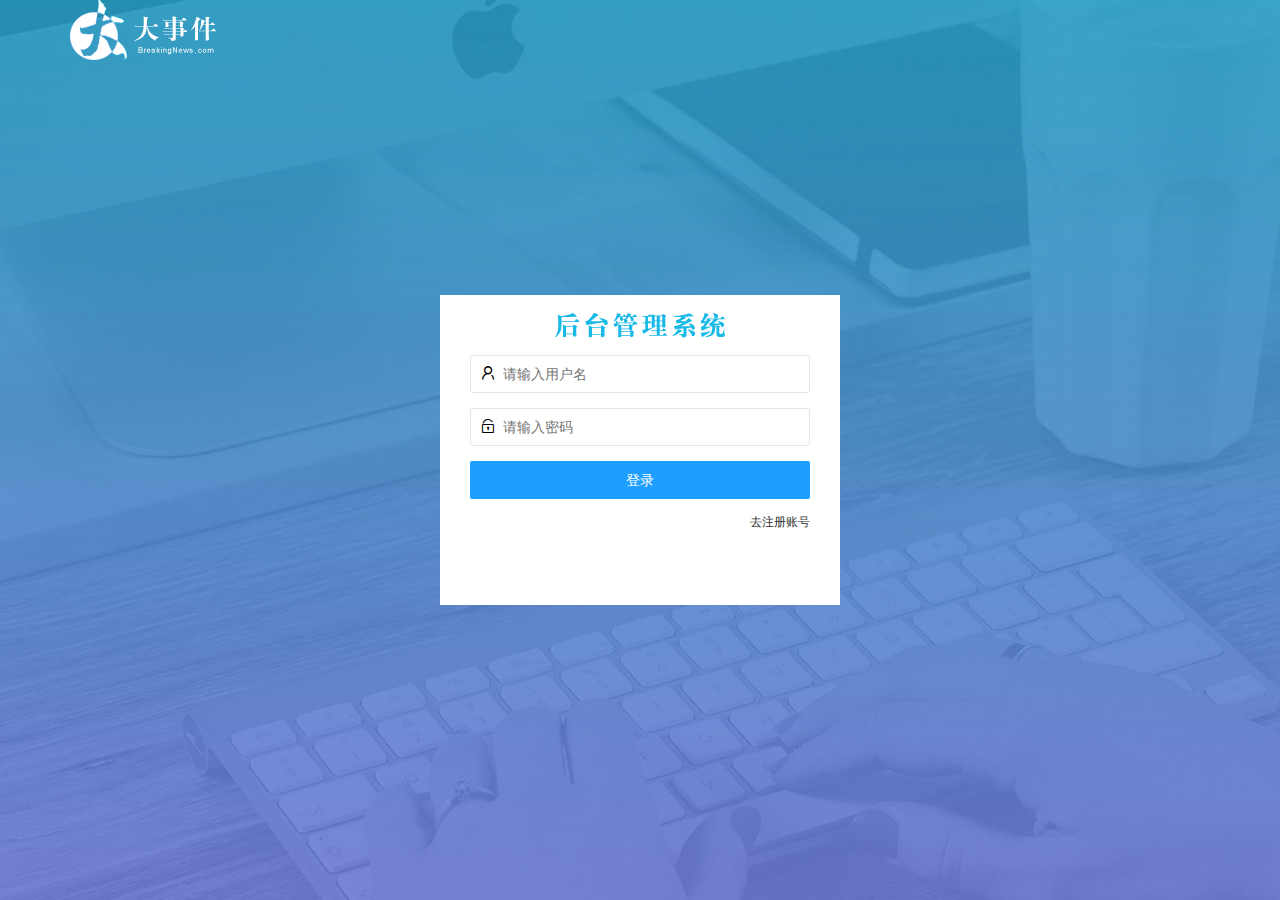
<file: login.html>
<!DOCTYPE html>
<html lang="en">

<head>
    <meta charset="UTF-8">
    <meta name="viewport" content="width=device-width, initial-scale=1.0">
    <title>用户登录/注册</title>
</head>
<!-- 导入Layui样式 -->
<link rel="stylesheet" href="./assets/lib/layui/css/layui.css">
<!-- 导入自己的样式 -->
<link rel="stylesheet" href="./assets/css/login.css">

<body>
    <!-- logo 模块 -->
    <div class="layui-main">
        <img src="./assets/images/logo.png" alt="">
    </div>
    <!-- 登录注册模块 -->
    <div class="loginAndregBox">
        <div class="title-box"></div>

        <!-- 登录页面的盒子 -->
        <div class="login-box">
            <!-- 登录页面表单 -->
            <form class="layui-form" id="form_login">
                <!-- 用户名 -->
                <div class="layui-form-item">
                    <i class="layui-icon layui-icon-username"></i>
                    <input type="text" name="username" required lay-verify="required" placeholder="请输入用户名"
                        autocomplete="off" class="layui-input">
                </div>
                <!-- 密码框  -->
                <div class="layui-form-item">
                    <i class="layui-icon layui-icon-password"></i>
                    <input type="password" name="password" required lay-verify="required|pwd" placeholder="请输入密码"
                        autocomplete="off" class="layui-input">
                </div>
                <!-- 登录按钮 -->
                <div class="layui-form-item">
                    <!-- 普通按钮和提交按钮的区别 lay-submit属性 -->
                    <button class="layui-btn layui-btn-fluid layui-btn-normal" lay-submit>登录</button>
                </div>
                <div class="layui-form-item links">
                    <!-- 去注册账号 -->
                    <a href="javascript:;" id="reg-link">去注册账号</a>
                </div>
            </form>
        </div>


        <!-- 注册页面的盒子 -->
        <div class="reg-box">
            <!-- 注册页面表单 -->
            <form class="layui-form" id="form_reg">
                <!-- 用户名 -->
                <div class="layui-form-item">
                    <i class="layui-icon layui-icon-username"></i>
                    <input type="text" name="username" required lay-verify="required" placeholder="请输入用户名"
                        autocomplete="off" class="layui-input">
                </div>
                <!-- 密码框  -->
                <div class="layui-form-item">
                    <i class="layui-icon layui-icon-password"></i>
                    <input type="password" name="password" required lay-verify="required|pwd" placeholder="请输入密码"
                        autocomplete="off" class="layui-input">
                </div>
                <!-- 再次确认密码框  -->
                <div class="layui-form-item">
                    <i class="layui-icon layui-icon-password"></i>
                    <input type="password" name="repassword" required lay-verify="required|pwd|repwd"
                        placeholder="请确认密码" autocomplete="off" class="layui-input">
                </div>
                <!-- 注册按钮 -->
                <div class="layui-form-item">
                    <!-- 普通按钮和提交按钮的区别 lay-submit属性 -->
                    <button class="layui-btn layui-btn-fluid layui-btn-normal" lay-submit>注册</button>
                </div>
                <div class="layui-form-item links">
                    <!-- 去登录 -->
                    <a href="javascript:;" id="login-link">去登录</a>
                </div>
            </form>


        </div>
    </div>



    <!-- 导入Layui的js文件 -->
    <script src="./assets/lib/layui/layui.all.js"></script>
    <!-- 引入jQuery文件 -->
    <script src="./assets/lib/jquery.js"></script>
    <!-- 封装自己的baseAPI -->
    <script src="./assets/js/baseAPI.js"></script>
    <!-- 导入登录注册页面的js文件 -->
    <script src="./assets/js/login.js"></script>
</body>

</html>
</file>
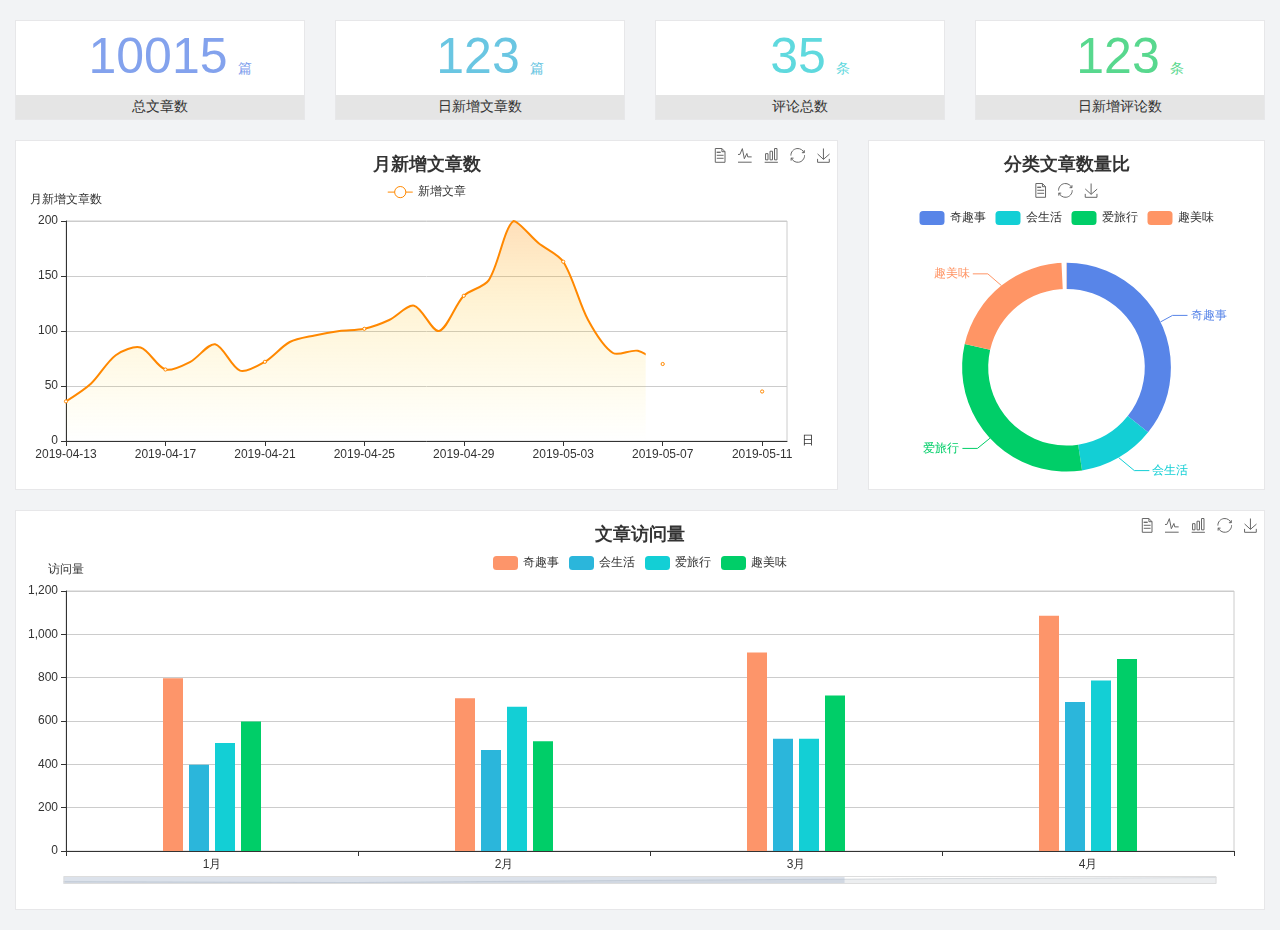
<file: home/dashboard.html>
<!DOCTYPE html>
<html lang="en">

<head>
  <meta charset="UTF-8">
  <meta name="viewport" content="width=device-width, initial-scale=1.0">
  <meta http-equiv="X-UA-Compatible" content="ie=edge">
  <title>图表统计</title>
  <link rel="stylesheet" href="../../assets/lib/bootstrap.css" />
  <link rel="stylesheet" href="../../assets/lib/main.css" />
  <script src="../../assets/lib/jquery.js"></script>
  <script type="text/javascript" src="../../assets/lib/echarts.min.js"></script>
</head>

<body>
  <div class="container-fluid">
    <div class="row spannel_list">
      <div class="col-sm-3 col-xs-6">
        <div class="spannel">
          <em>10015</em><span>篇</span>
          <b>总文章数</b>
        </div>
      </div>
      <div class="col-sm-3 col-xs-6">
        <div class="spannel scolor01">
          <em>123</em><span>篇</span>
          <b>日新增文章数</b>
        </div>
      </div>
      <div class="col-sm-3 col-xs-6">
        <div class="spannel scolor02">
          <em>35</em><span>条</span>
          <b>评论总数</b>
        </div>
      </div>
      <div class="col-sm-3 col-xs-6">
        <div class="spannel scolor03">
          <em>123</em><span>条</span>
          <b>日新增评论数</b>
        </div>
      </div>
    </div>
  </div>

  <div class="container-fluid">
    <div class="row curve-pie">
      <div class="col-lg-8 col-md-8">
        <div class="gragh_pannel" id="curve_show"></div>
      </div>
      <div class="col-lg-4 col-md-4">
        <div class="gragh_pannel" id="pie_show"></div>
      </div>
    </div>
  </div>

  <div class="container-fluid">
    <div class="column_pannel" id="column_show"></div>
  </div>

  <script>
    var oChart = echarts.init(document.getElementById('curve_show'));
    var aList_all = [
      { 'count': 36, 'date': '2019-04-13' },
      { 'count': 52, 'date': '2019-04-14' },
      { 'count': 78, 'date': '2019-04-15' },
      { 'count': 85, 'date': '2019-04-16' },
      { 'count': 65, 'date': '2019-04-17' },
      { 'count': 72, 'date': '2019-04-18' },
      { 'count': 88, 'date': '2019-04-19' },
      { 'count': 64, 'date': '2019-04-20' },
      { 'count': 72, 'date': '2019-04-21' },
      { 'count': 90, 'date': '2019-04-22' },
      { 'count': 96, 'date': '2019-04-23' },
      { 'count': 100, 'date': '2019-04-24' },
      { 'count': 102, 'date': '2019-04-25' },
      { 'count': 110, 'date': '2019-04-26' },
      { 'count': 123, 'date': '2019-04-27' },
      { 'count': 100, 'date': '2019-04-28' },
      { 'count': 132, 'date': '2019-04-29' },
      { 'count': 146, 'date': '2019-04-30' },
      { 'count': 200, 'date': '2019-05-01' },
      { 'count': 180, 'date': '2019-05-02' },
      { 'count': 163, 'date': '2019-05-03' },
      { 'count': 110, 'date': '2019-05-04' },
      { 'count': 80, 'date': '2019-05-05' },
      { 'count': 82, 'date': '2019-05-06' },
      { 'count': 70, 'date': '2019-05-07' },
      { 'count': 65, 'date': '2019-05-08' },
      { 'count': 54, 'date': '2019-05-09' },
      { 'count': 40, 'date': '2019-05-10' },
      { 'count': 45, 'date': '2019-05-11' },
      { 'count': 38, 'date': '2019-05-12' },
    ];

    let aCount = [];
    let aDate = [];

    for (var i = 0; i < aList_all.length; i++) {
      aCount.push(aList_all[i].count);
      aDate.push(aList_all[i].date);
    }

    var chartopt = {
      title: {
        text: '月新增文章数',
        left: 'center',
        top: '10'
      },
      tooltip: {
        trigger: 'axis'
      },
      legend: {
        data: ['新增文章'],
        top: '40'
      },
      toolbox: {
        show: true,
        feature: {
          mark: { show: true },
          dataView: { show: true, readOnly: false },
          magicType: { show: true, type: ['line', 'bar'] },
          restore: { show: true },
          saveAsImage: { show: true }
        }
      },
      calculable: true,
      xAxis: [
        {
          name: '日',
          type: 'category',
          boundaryGap: false,
          data: aDate
        }
      ],
      yAxis: [
        {
          name: '月新增文章数',
          type: 'value'
        }
      ],
      series: [
        {
          name: '新增文章',
          type: 'line',
          smooth: true,
          itemStyle: { normal: { areaStyle: { type: 'default' }, color: '#f80' }, lineStyle: { color: '#f80' } },
          data: aCount
        }],
      areaStyle: {
        normal: {
          color: new echarts.graphic.LinearGradient(0, 0, 0, 1, [{
            offset: 0,
            color: 'rgba(255,136,0,0.39)'
          }, {
            offset: .34,
            color: 'rgba(255,180,0,0.25)'
          }, {
            offset: 1,
            color: 'rgba(255,222,0,0.00)'
          }])

        }
      },
      grid: {
        show: true,
        x: 50,
        x2: 50,
        y: 80,
        height: 220
      }
    };

    oChart.setOption(chartopt);


    var oPie = echarts.init(document.getElementById('pie_show'));
    var oPieopt =
    {
      title: {
        top: 10,
        text: '分类文章数量比',
        x: 'center'
      },
      tooltip: {
        trigger: 'item',
        formatter: "{a} <br/>{b} : {c} ({d}%)"
      },
      color: ['#5885e8', '#13cfd5', '#00ce68', '#ff9565'],
      legend: {
        x: 'center',
        top: 65,
        data: ['奇趣事', '会生活', '爱旅行', '趣美味']
      },
      toolbox: {
        show: true,
        x: 'center',
        top: 35,
        feature: {
          mark: { show: true },
          dataView: { show: true, readOnly: false },
          magicType: {
            show: true,
            type: ['pie', 'funnel'],
            option: {
              funnel: {
                x: '25%',
                width: '50%',
                funnelAlign: 'left',
                max: 1548
              }
            }
          },
          restore: { show: true },
          saveAsImage: { show: true }
        }
      },
      calculable: true,
      series: [
        {
          name: '访问来源',
          type: 'pie',
          radius: ['45%', '60%'],
          center: ['50%', '65%'],
          data: [
            { value: 300, name: '奇趣事' },
            { value: 100, name: '会生活' },
            { value: 260, name: '爱旅行' },
            { value: 180, name: '趣美味' }
          ]
        }
      ]
    };
    oPie.setOption(oPieopt);



    var oColumn = this.echarts.init(document.getElementById('column_show'));
    var oColumnopt =
    {
      title: {
        text: '文章访问量',
        left: 'center',
        top: '10'
      },
      tooltip: {
        trigger: 'axis'
      },
      legend: {
        data: ['奇趣事', '会生活', '爱旅行', '趣美味'],
        top: '40'
      },
      toolbox: {
        show: true,
        feature: {
          mark: { show: true },
          dataView: { show: true, readOnly: false },
          magicType: { show: true, type: ['line', 'bar'] },
          restore: { show: true },
          saveAsImage: { show: true }
        }
      },
      calculable: true,
      xAxis: [
        {
          type: 'category',
          data: ['1月', '2月', '3月', '4月', '5月']
        }
      ],
      yAxis: [
        {
          name: '访问量',
          type: 'value'
        }
      ],
      series: [
        {
          name: '奇趣事',
          type: 'bar',
          barWidth: 20,
          itemStyle: {
            normal: { areaStyle: { type: 'default' }, color: '#fd956a' }
          },
          data: [800, 708, 920, 1090, 1200]
        },
        {
          name: '会生活',
          type: 'bar',
          barWidth: 20,
          itemStyle: {
            normal: { areaStyle: { type: 'default' }, color: '#2bb6db' }
          },
          data: [400, 468, 520, 690, 800]
        },
        {
          name: '爱旅行',
          type: 'bar',
          barWidth: 20,
          itemStyle: {
            normal: { areaStyle: { type: 'default' }, color: '#13cfd5' }
          },
          data: [500, 668, 520, 790, 900]
        },
        {
          name: '趣美味',
          type: 'bar',
          barWidth: 20,
          itemStyle: {
            normal: { areaStyle: { type: 'default' }, color: '#00ce68' }
          },
          data: [600, 508, 720, 890, 1000]
        }
      ],
      grid: {
        show: true,
        x: 50,
        x2: 30,
        y: 80,
        height: 260
      },
      dataZoom: [//给x轴设置滚动条
        {
          start: 0,//默认为0
          end: 100 - 1000 / 31,//默认为100
          type: 'slider',
          show: true,
          xAxisIndex: [0],
          handleSize: 0,//滑动条的 左右2个滑动条的大小
          height: 8,//组件高度
          left: 45, //左边的距离
          right: 50,//右边的距离
          bottom: 26,//右边的距离
          handleColor: '#ddd',//h滑动图标的颜色
          handleStyle: {
            borderColor: "#cacaca",
            borderWidth: "1",
            shadowBlur: 2,
            background: "#ddd",
            shadowColor: "#ddd",
          }
        }]
    };
    oColumn.setOption(oColumnopt);
  </script>
</body>

</html>
</file>
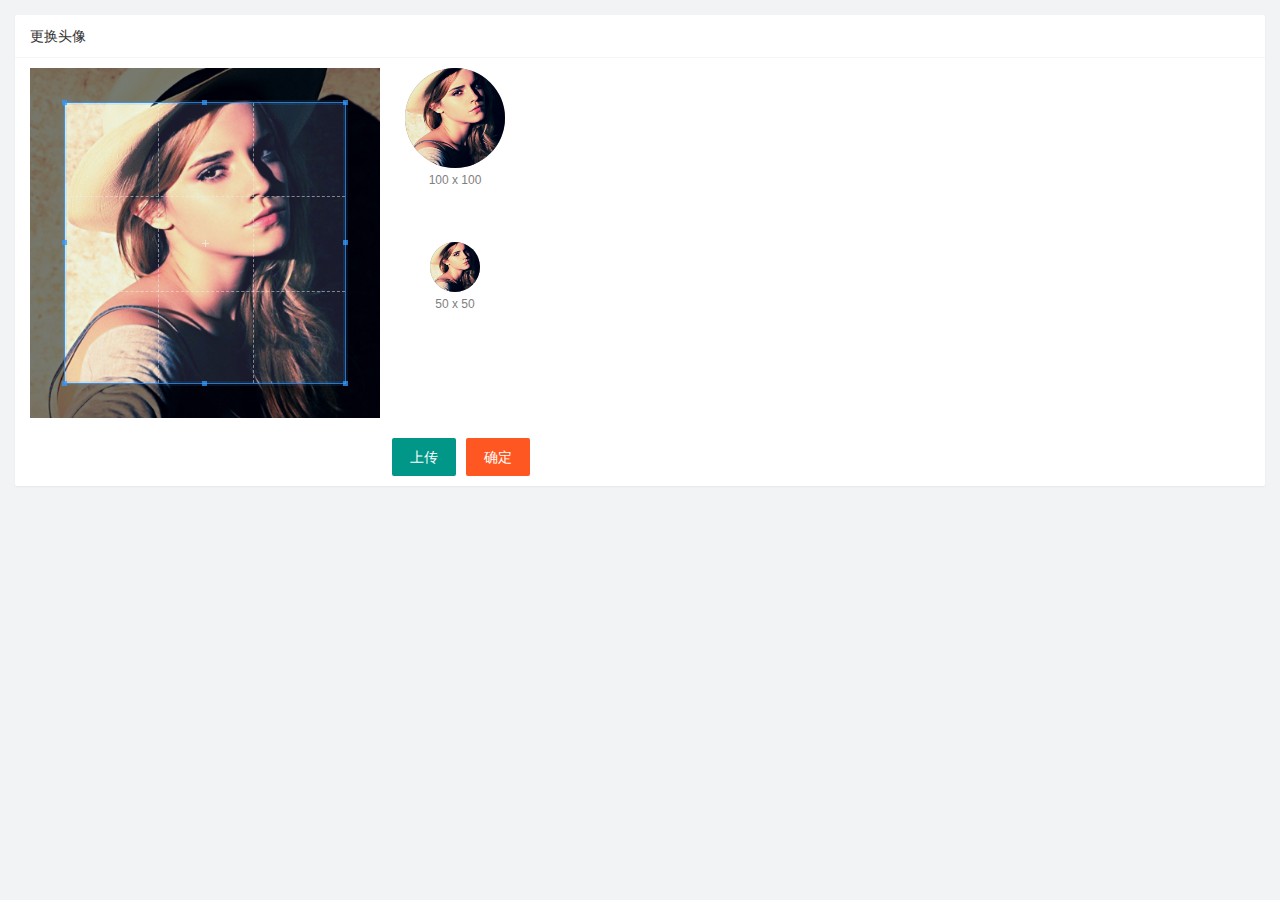
<file: user/user_avatar.html>
<!DOCTYPE html>
<html lang="en">

<head>
    <meta charset="UTF-8">
    <meta name="viewport" content="width=device-width, initial-scale=1.0">
    <title>Document</title>
    <link rel="stylesheet" href="/assets/lib/layui/css/layui.css">
    <link rel="stylesheet" href="/assets/lib/cropper/cropper.css" />
    <link rel="stylesheet" href="/assets/css/user/user_avatar.css">
</head>

<body>
    <div class="layui-card">
        <div class="layui-card-header">更换头像</div>
        <div class="layui-card-body">
            <!-- 第一行的图片裁剪和预览区域 -->
            <div class="row1">
                <!-- 图片裁剪区域 -->
                <div class="cropper-box">
                    <!-- 这个 img 标签很重要，将来会把它初始化为裁剪区域 -->
                    <img id="image" src="/assets/images/sample.jpg" />
                </div>
                <!-- 图片的预览区域 -->
                <div class="preview-box">
                    <div>
                        <!-- 宽高为 100px 的预览区域 -->
                        <div class="img-preview w100"></div>
                        <p class="size">100 x 100</p>
                    </div>
                    <div>
                        <!-- 宽高为 50px 的预览区域 -->
                        <div class="img-preview w50"></div>
                        <p class="size">50 x 50</p>
                    </div>
                </div>
            </div>

            <!-- 第二行的按钮区域 -->
            <div class="row2">
                <!-- 隐藏上传文件按钮 -->
                <input type="file" id="file" accept="image/png,image/jpeg">
                <button type="button" class="layui-btn" id="btnChoose">上传</button>
                <button type="button" class="layui-btn layui-btn-danger" id="btnR">确定</button>
            </div>
        </div>
    </div>
    <script src="/assets/lib/layui/layui.all.js"></script>
    <script src="/assets/lib/jquery.js"></script>
    <script src="/assets/lib/cropper/Cropper.js"></script>
    <script src="/assets/lib/cropper/jquery-cropper.js"></script>
    <script src="/assets/js/baseAPI.js"></script>
    <script src="/assets/js/user/user_avatar.js"></script>
</body>

</html>
</file>
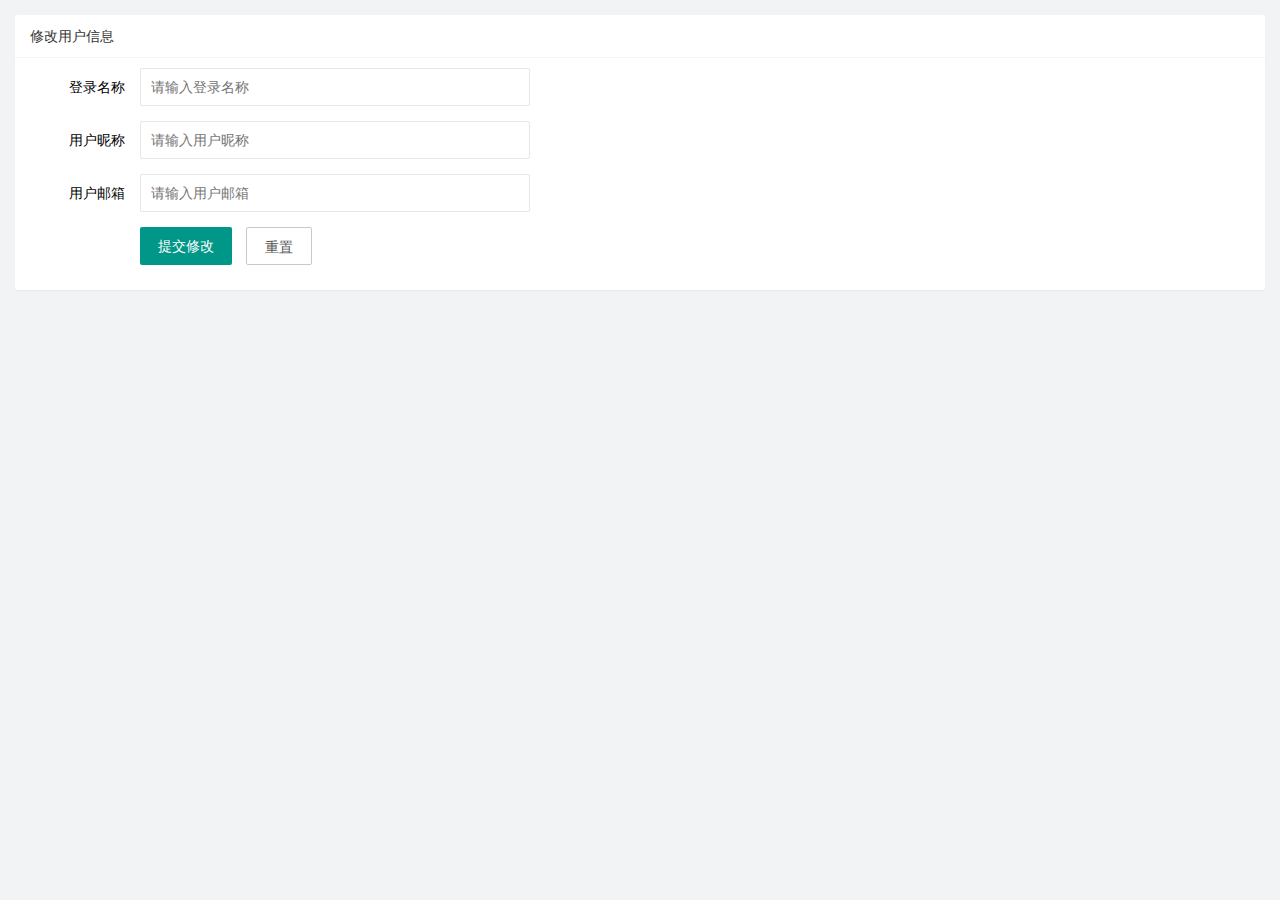
<file: user/user_info.html>
<!DOCTYPE html>
<html lang="en">

<head>
    <meta charset="UTF-8">
    <meta name="viewport" content="width=device-width, initial-scale=1.0">
    <title>Document</title>
    <!-- 导入layui样式文件 -->
    <link rel="stylesheet" href="/assets/lib/layui/css/layui.css">
    <!-- 导入自己的css样式 -->
    <link rel="stylesheet" href="/assets/css/user/user_info.css">
</head>

<body>
    <div class="layui-card">
        <div class="layui-card-header">修改用户信息</div>
        <div class="layui-card-body">
            <form class="layui-form" lay-filter="userInfo_form">
                <!-- 这是一个隐藏域 -->
                <input type="hidden" name="id" value="" />
                <div class="layui-form-item">
                    <label class="layui-form-label">登录名称</label>
                    <div class="layui-input-block">
                        <input type="text" name="username" required lay-verify="required" placeholder="请输入登录名称"
                            autocomplete="off" class="layui-input" readonly>
                    </div>
                </div>
                <div class="layui-form-item">
                    <label class="layui-form-label">用户昵称</label>
                    <div class="layui-input-block">
                        <input type="text" name="nickname" required lay-verify="required|nickname" placeholder="请输入用户昵称"
                            autocomplete="off" class="layui-input">
                    </div>
                </div>
                <div class="layui-form-item">
                    <label class="layui-form-label">用户邮箱</label>
                    <div class="layui-input-block">
                        <input type="text" name="email" required lay-verify="required|email" placeholder="请输入用户邮箱"
                            autocomplete="off" class="layui-input">
                    </div>
                </div>
                <div class="layui-form-item">
                    <div class="layui-input-block">
                        <button class="layui-btn" lay-submit lay-filter="formDemo">提交修改</button>
                        <button type="reset" id="btnre" class="layui-btn layui-btn-primary">重置</button>
                    </div>
                </div>
            </form>
        </div>
    </div>
    <script src="/assets/lib/layui/layui.all.js"></script>
    <!-- 导入jQuery -->
    <script src="/assets/lib/jquery.js"></script>
    <script src="/assets/js/baseAPI.js"></script>
    <script src="/assets/js/user/user_info.js"></script>
</body>

</html>
</file>
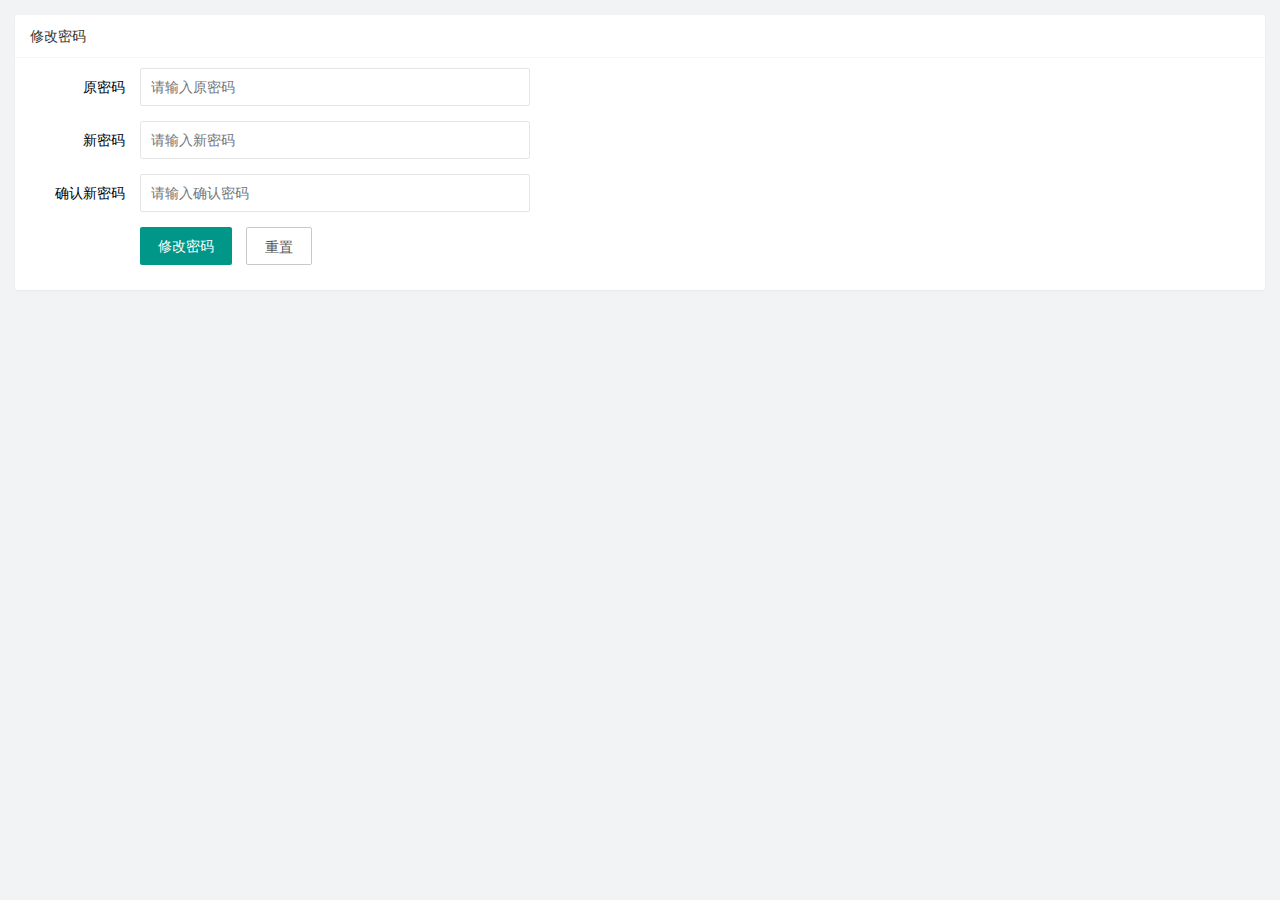
<file: user/user_pwd.html>
<!DOCTYPE html>
<html lang="en">

<head>
    <meta charset="UTF-8">
    <meta name="viewport" content="width=device-width, initial-scale=1.0">
    <title>Document</title>
    <link rel="stylesheet" href="/assets/lib/layui/css/layui.css">
    <link rel="stylesheet" href="/assets/css/user/user_pwd.css">
</head>

<body>
    <div class="layui-card">
        <div class="layui-card-header">修改密码</div>
        <div class="layui-card-body">
            <form class="layui-form">
                <div class="layui-form-item">
                    <label class="layui-form-label">原密码</label>
                    <div class="layui-input-block">
                        <input type="password" name="oldPwd" required lay-verify="required|pwd" placeholder="请输入原密码"
                            autocomplete="off" class="layui-input">
                    </div>
                </div>
                <div class="layui-form-item">
                    <label class="layui-form-label">新密码</label>
                    <div class="layui-input-block">
                        <input type="password" name="newPwd" required lay-verify="required|pwd|newpwd"
                            placeholder="请输入新密码" autocomplete="off" class="layui-input">
                    </div>
                </div>
                <div class="layui-form-item">
                    <label class="layui-form-label">确认新密码</label>
                    <div class="layui-input-block">
                        <input type="password" name="repwd" required lay-verify="required|pwd|repwd"
                            placeholder="请输入确认密码" autocomplete="off" class="layui-input">
                    </div>
                </div>
                <div class="layui-form-item">
                    <div class="layui-input-block">
                        <button class="layui-btn" lay-submit lay-filter="formDemo">修改密码</button>
                        <button type="reset" class="layui-btn layui-btn-primary">重置</button>
                    </div>
                </div>
            </form>
        </div>
    </div>
    <script src="/assets/lib/layui/layui.all.js"></script>
    <script src="/assets/lib/jquery.js"></script>
    <script src="/assets/js/baseAPI.js"></script>
    <script src="/assets/js/user/user_pwd.js"></script>
</body>

</html>
</file>
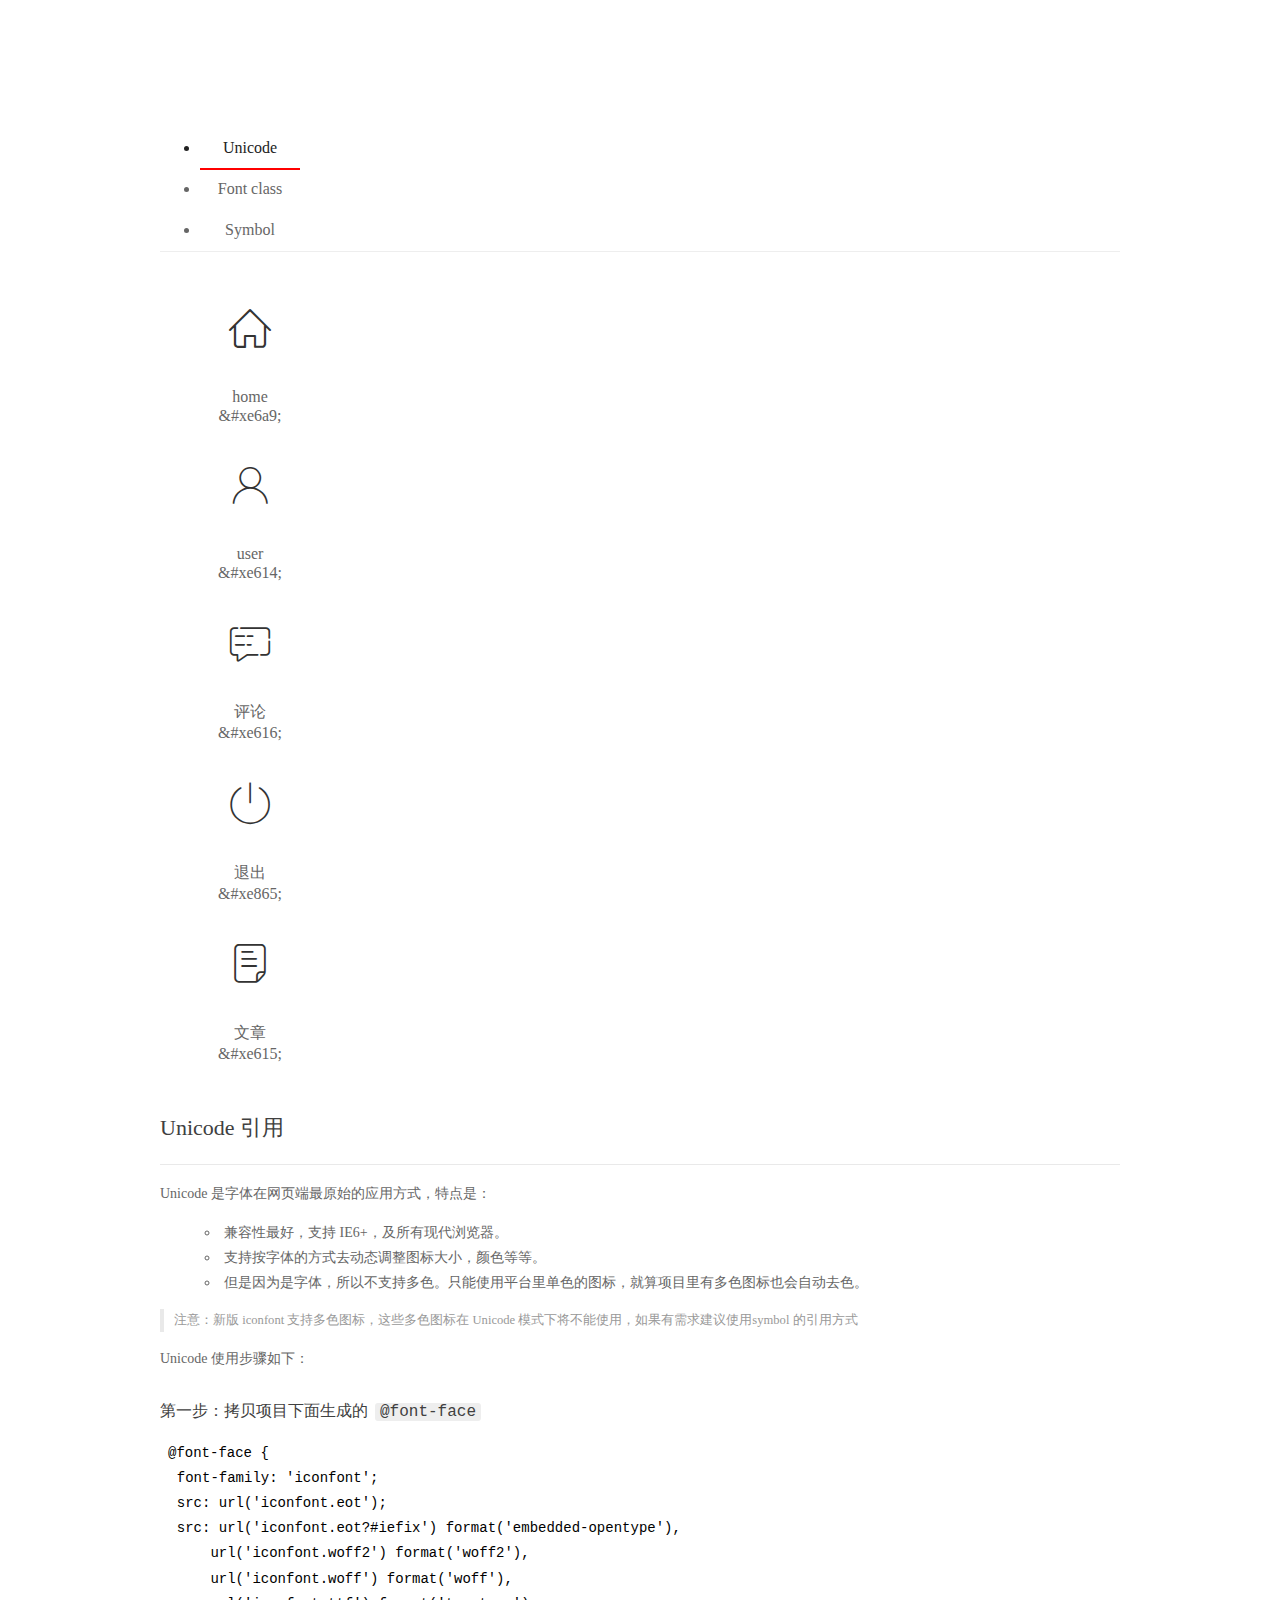
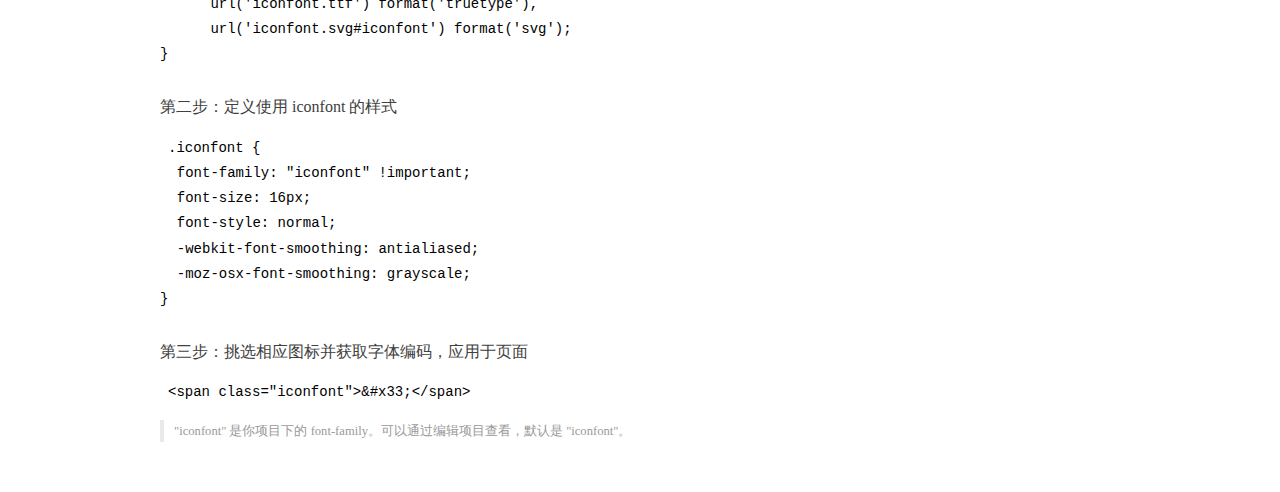
<file: assets/fonts/demo_index.html>
<!DOCTYPE html>
<html>
<head>
  <meta charset="utf-8"/>
  <title>IconFont Demo</title>
  <link rel="shortcut icon" href="https://gtms04.alicdn.com/tps/i4/TB1_oz6GVXXXXaFXpXXJDFnIXXX-64-64.ico" type="image/x-icon"/>
  <link rel="stylesheet" href="https://g.alicdn.com/thx/cube/1.3.2/cube.min.css">
  <link rel="stylesheet" href="demo.css">
  <link rel="stylesheet" href="iconfont.css">
  <script src="iconfont.js"></script>
  <!-- jQuery -->
  <script src="https://a1.alicdn.com/oss/uploads/2018/12/26/7bfddb60-08e8-11e9-9b04-53e73bb6408b.js"></script>
  <!-- 代码高亮 -->
  <script src="https://a1.alicdn.com/oss/uploads/2018/12/26/a3f714d0-08e6-11e9-8a15-ebf944d7534c.js"></script>
</head>
<body>
  <div class="main">
    <h1 class="logo"><a href="https://www.iconfont.cn/" title="iconfont 首页" target="_blank">&#xe86b;</a></h1>
    <div class="nav-tabs">
      <ul id="tabs" class="dib-box">
        <li class="dib active"><span>Unicode</span></li>
        <li class="dib"><span>Font class</span></li>
        <li class="dib"><span>Symbol</span></li>
      </ul>
      
    </div>
    <div class="tab-container">
      <div class="content unicode" style="display: block;">
          <ul class="icon_lists dib-box">
          
            <li class="dib">
              <span class="icon iconfont">&#xe6a9;</span>
                <div class="name">home</div>
                <div class="code-name">&amp;#xe6a9;</div>
              </li>
          
            <li class="dib">
              <span class="icon iconfont">&#xe614;</span>
                <div class="name">user</div>
                <div class="code-name">&amp;#xe614;</div>
              </li>
          
            <li class="dib">
              <span class="icon iconfont">&#xe616;</span>
                <div class="name">评论</div>
                <div class="code-name">&amp;#xe616;</div>
              </li>
          
            <li class="dib">
              <span class="icon iconfont">&#xe865;</span>
                <div class="name">退出</div>
                <div class="code-name">&amp;#xe865;</div>
              </li>
          
            <li class="dib">
              <span class="icon iconfont">&#xe615;</span>
                <div class="name">文章</div>
                <div class="code-name">&amp;#xe615;</div>
              </li>
          
          </ul>
          <div class="article markdown">
          <h2 id="unicode-">Unicode 引用</h2>
          <hr>

          <p>Unicode 是字体在网页端最原始的应用方式，特点是：</p>
          <ul>
            <li>兼容性最好，支持 IE6+，及所有现代浏览器。</li>
            <li>支持按字体的方式去动态调整图标大小，颜色等等。</li>
            <li>但是因为是字体，所以不支持多色。只能使用平台里单色的图标，就算项目里有多色图标也会自动去色。</li>
          </ul>
          <blockquote>
            <p>注意：新版 iconfont 支持多色图标，这些多色图标在 Unicode 模式下将不能使用，如果有需求建议使用symbol 的引用方式</p>
          </blockquote>
          <p>Unicode 使用步骤如下：</p>
          <h3 id="-font-face">第一步：拷贝项目下面生成的 <code>@font-face</code></h3>
<pre><code class="language-css"
>@font-face {
  font-family: 'iconfont';
  src: url('iconfont.eot');
  src: url('iconfont.eot?#iefix') format('embedded-opentype'),
      url('iconfont.woff2') format('woff2'),
      url('iconfont.woff') format('woff'),
      url('iconfont.ttf') format('truetype'),
      url('iconfont.svg#iconfont') format('svg');
}
</code></pre>
          <h3 id="-iconfont-">第二步：定义使用 iconfont 的样式</h3>
<pre><code class="language-css"
>.iconfont {
  font-family: "iconfont" !important;
  font-size: 16px;
  font-style: normal;
  -webkit-font-smoothing: antialiased;
  -moz-osx-font-smoothing: grayscale;
}
</code></pre>
          <h3 id="-">第三步：挑选相应图标并获取字体编码，应用于页面</h3>
<pre>
<code class="language-html"
>&lt;span class="iconfont"&gt;&amp;#x33;&lt;/span&gt;
</code></pre>
          <blockquote>
            <p>"iconfont" 是你项目下的 font-family。可以通过编辑项目查看，默认是 "iconfont"。</p>
          </blockquote>
          </div>
      </div>
      <div class="content font-class">
        <ul class="icon_lists dib-box">
          
          <li class="dib">
            <span class="icon iconfont icon-home"></span>
            <div class="name">
              home
            </div>
            <div class="code-name">.icon-home
            </div>
          </li>
          
          <li class="dib">
            <span class="icon iconfont icon-user"></span>
            <div class="name">
              user
            </div>
            <div class="code-name">.icon-user
            </div>
          </li>
          
          <li class="dib">
            <span class="icon iconfont icon-pinglun"></span>
            <div class="name">
              评论
            </div>
            <div class="code-name">.icon-pinglun
            </div>
          </li>
          
          <li class="dib">
            <span class="icon iconfont icon-tuichu"></span>
            <div class="name">
              退出
            </div>
            <div class="code-name">.icon-tuichu
            </div>
          </li>
          
          <li class="dib">
            <span class="icon iconfont icon-16"></span>
            <div class="name">
              文章
            </div>
            <div class="code-name">.icon-16
            </div>
          </li>
          
        </ul>
        <div class="article markdown">
        <h2 id="font-class-">font-class 引用</h2>
        <hr>

        <p>font-class 是 Unicode 使用方式的一种变种，主要是解决 Unicode 书写不直观，语意不明确的问题。</p>
        <p>与 Unicode 使用方式相比，具有如下特点：</p>
        <ul>
          <li>兼容性良好，支持 IE8+，及所有现代浏览器。</li>
          <li>相比于 Unicode 语意明确，书写更直观。可以很容易分辨这个 icon 是什么。</li>
          <li>因为使用 class 来定义图标，所以当要替换图标时，只需要修改 class 里面的 Unicode 引用。</li>
          <li>不过因为本质上还是使用的字体，所以多色图标还是不支持的。</li>
        </ul>
        <p>使用步骤如下：</p>
        <h3 id="-fontclass-">第一步：引入项目下面生成的 fontclass 代码：</h3>
<pre><code class="language-html">&lt;link rel="stylesheet" href="./iconfont.css"&gt;
</code></pre>
        <h3 id="-">第二步：挑选相应图标并获取类名，应用于页面：</h3>
<pre><code class="language-html">&lt;span class="iconfont icon-xxx"&gt;&lt;/span&gt;
</code></pre>
        <blockquote>
          <p>"
            iconfont" 是你项目下的 font-family。可以通过编辑项目查看，默认是 "iconfont"。</p>
        </blockquote>
      </div>
      </div>
      <div class="content symbol">
          <ul class="icon_lists dib-box">
          
            <li class="dib">
                <svg class="icon svg-icon" aria-hidden="true">
                  <use xlink:href="#icon-home"></use>
                </svg>
                <div class="name">home</div>
                <div class="code-name">#icon-home</div>
            </li>
          
            <li class="dib">
                <svg class="icon svg-icon" aria-hidden="true">
                  <use xlink:href="#icon-user"></use>
                </svg>
                <div class="name">user</div>
                <div class="code-name">#icon-user</div>
            </li>
          
            <li class="dib">
                <svg class="icon svg-icon" aria-hidden="true">
                  <use xlink:href="#icon-pinglun"></use>
                </svg>
                <div class="name">评论</div>
                <div class="code-name">#icon-pinglun</div>
            </li>
          
            <li class="dib">
                <svg class="icon svg-icon" aria-hidden="true">
                  <use xlink:href="#icon-tuichu"></use>
                </svg>
                <div class="name">退出</div>
                <div class="code-name">#icon-tuichu</div>
            </li>
          
            <li class="dib">
                <svg class="icon svg-icon" aria-hidden="true">
                  <use xlink:href="#icon-16"></use>
                </svg>
                <div class="name">文章</div>
                <div class="code-name">#icon-16</div>
            </li>
          
          </ul>
          <div class="article markdown">
          <h2 id="symbol-">Symbol 引用</h2>
          <hr>

          <p>这是一种全新的使用方式，应该说这才是未来的主流，也是平台目前推荐的用法。相关介绍可以参考这篇<a href="">文章</a>
            这种用法其实是做了一个 SVG 的集合，与另外两种相比具有如下特点：</p>
          <ul>
            <li>支持多色图标了，不再受单色限制。</li>
            <li>通过一些技巧，支持像字体那样，通过 <code>font-size</code>, <code>color</code> 来调整样式。</li>
            <li>兼容性较差，支持 IE9+，及现代浏览器。</li>
            <li>浏览器渲染 SVG 的性能一般，还不如 png。</li>
          </ul>
          <p>使用步骤如下：</p>
          <h3 id="-symbol-">第一步：引入项目下面生成的 symbol 代码：</h3>
<pre><code class="language-html">&lt;script src="./iconfont.js"&gt;&lt;/script&gt;
</code></pre>
          <h3 id="-css-">第二步：加入通用 CSS 代码（引入一次就行）：</h3>
<pre><code class="language-html">&lt;style&gt;
.icon {
  width: 1em;
  height: 1em;
  vertical-align: -0.15em;
  fill: currentColor;
  overflow: hidden;
}
&lt;/style&gt;
</code></pre>
          <h3 id="-">第三步：挑选相应图标并获取类名，应用于页面：</h3>
<pre><code class="language-html">&lt;svg class="icon" aria-hidden="true"&gt;
  &lt;use xlink:href="#icon-xxx"&gt;&lt;/use&gt;
&lt;/svg&gt;
</code></pre>
          </div>
      </div>

    </div>
  </div>
  <script>
  $(document).ready(function () {
      $('.tab-container .content:first').show()

      $('#tabs li').click(function (e) {
        var tabContent = $('.tab-container .content')
        var index = $(this).index()

        if ($(this).hasClass('active')) {
          return
        } else {
          $('#tabs li').removeClass('active')
          $(this).addClass('active')

          tabContent.hide().eq(index).fadeIn()
        }
      })
    })
  </script>
</body>
</html>
</file>
<file: assets/lib/layui/css/layui.css>
/** layui-v2.5.5 MIT License By https://www.layui.com */
 .layui-inline,img{display:inline-block;vertical-align:middle}h1,h2,h3,h4,h5,h6{font-weight:400}.layui-edge,.layui-header,.layui-inline,.layui-main{position:relative}.layui-body,.layui-edge,.layui-elip{overflow:hidden}.layui-btn,.layui-edge,.layui-inline,img{vertical-align:middle}.layui-btn,.layui-disabled,.layui-icon,.layui-unselect{-moz-user-select:none;-webkit-user-select:none;-ms-user-select:none}.layui-elip,.layui-form-checkbox span,.layui-form-pane .layui-form-label{text-overflow:ellipsis;white-space:nowrap}.layui-breadcrumb,.layui-tree-btnGroup{visibility:hidden}blockquote,body,button,dd,div,dl,dt,form,h1,h2,h3,h4,h5,h6,input,li,ol,p,pre,td,textarea,th,ul{margin:0;padding:0;-webkit-tap-highlight-color:rgba(0,0,0,0)}a:active,a:hover{outline:0}img{border:none}li{list-style:none}table{border-collapse:collapse;border-spacing:0}h4,h5,h6{font-size:100%}button,input,optgroup,option,select,textarea{font-family:inherit;font-size:inherit;font-style:inherit;font-weight:inherit;outline:0}pre{white-space:pre-wrap;white-space:-moz-pre-wrap;white-space:-pre-wrap;white-space:-o-pre-wrap;word-wrap:break-word}body{line-height:24px;font:14px Helvetica Neue,Helvetica,PingFang SC,Tahoma,Arial,sans-serif}hr{height:1px;margin:10px 0;border:0;clear:both}a{color:#333;text-decoration:none}a:hover{color:#777}a cite{font-style:normal;*cursor:pointer}.layui-border-box,.layui-border-box *{box-sizing:border-box}.layui-box,.layui-box *{box-sizing:content-box}.layui-clear{clear:both;*zoom:1}.layui-clear:after{content:'\20';clear:both;*zoom:1;display:block;height:0}.layui-inline{*display:inline;*zoom:1}.layui-edge{display:inline-block;width:0;height:0;border-width:6px;border-style:dashed;border-color:transparent}.layui-edge-top{top:-4px;border-bottom-color:#999;border-bottom-style:solid}.layui-edge-right{border-left-color:#999;border-left-style:solid}.layui-edge-bottom{top:2px;border-top-color:#999;border-top-style:solid}.layui-edge-left{border-right-color:#999;border-right-style:solid}.layui-disabled,.layui-disabled:hover{color:#d2d2d2!important;cursor:not-allowed!important}.layui-circle{border-radius:100%}.layui-show{display:block!important}.layui-hide{display:none!important}@font-face{font-family:layui-icon;src:url(../font/iconfont.eot?v=250);src:url(../font/iconfont.eot?v=250#iefix) format('embedded-opentype'),url(../font/iconfont.woff2?v=250) format('woff2'),url(../font/iconfont.woff?v=250) format('woff'),url(../font/iconfont.ttf?v=250) format('truetype'),url(../font/iconfont.svg?v=250#layui-icon) format('svg')}.layui-icon{font-family:layui-icon!important;font-size:16px;font-style:normal;-webkit-font-smoothing:antialiased;-moz-osx-font-smoothing:grayscale}.layui-icon-reply-fill:before{content:"\e611"}.layui-icon-set-fill:before{content:"\e614"}.layui-icon-menu-fill:before{content:"\e60f"}.layui-icon-search:before{content:"\e615"}.layui-icon-share:before{content:"\e641"}.layui-icon-set-sm:before{content:"\e620"}.layui-icon-engine:before{content:"\e628"}.layui-icon-close:before{content:"\1006"}.layui-icon-close-fill:before{content:"\1007"}.layui-icon-chart-screen:before{content:"\e629"}.layui-icon-star:before{content:"\e600"}.layui-icon-circle-dot:before{content:"\e617"}.layui-icon-chat:before{content:"\e606"}.layui-icon-release:before{content:"\e609"}.layui-icon-list:before{content:"\e60a"}.layui-icon-chart:before{content:"\e62c"}.layui-icon-ok-circle:before{content:"\1005"}.layui-icon-layim-theme:before{content:"\e61b"}.layui-icon-table:before{content:"\e62d"}.layui-icon-right:before{content:"\e602"}.layui-icon-left:before{content:"\e603"}.layui-icon-cart-simple:before{content:"\e698"}.layui-icon-face-cry:before{content:"\e69c"}.layui-icon-face-smile:before{content:"\e6af"}.layui-icon-survey:before{content:"\e6b2"}.layui-icon-tree:before{content:"\e62e"}.layui-icon-upload-circle:before{content:"\e62f"}.layui-icon-add-circle:before{content:"\e61f"}.layui-icon-download-circle:before{content:"\e601"}.layui-icon-templeate-1:before{content:"\e630"}.layui-icon-util:before{content:"\e631"}.layui-icon-face-surprised:before{content:"\e664"}.layui-icon-edit:before{content:"\e642"}.layui-icon-speaker:before{content:"\e645"}.layui-icon-down:before{content:"\e61a"}.layui-icon-file:before{content:"\e621"}.layui-icon-layouts:before{content:"\e632"}.layui-icon-rate-half:before{content:"\e6c9"}.layui-icon-add-circle-fine:before{content:"\e608"}.layui-icon-prev-circle:before{content:"\e633"}.layui-icon-read:before{content:"\e705"}.layui-icon-404:before{content:"\e61c"}.layui-icon-carousel:before{content:"\e634"}.layui-icon-help:before{content:"\e607"}.layui-icon-code-circle:before{content:"\e635"}.layui-icon-water:before{content:"\e636"}.layui-icon-username:before{content:"\e66f"}.layui-icon-find-fill:before{content:"\e670"}.layui-icon-about:before{content:"\e60b"}.layui-icon-location:before{content:"\e715"}.layui-icon-up:before{content:"\e619"}.layui-icon-pause:before{content:"\e651"}.layui-icon-date:before{content:"\e637"}.layui-icon-layim-uploadfile:before{content:"\e61d"}.layui-icon-delete:before{content:"\e640"}.layui-icon-play:before{content:"\e652"}.layui-icon-top:before{content:"\e604"}.layui-icon-friends:before{content:"\e612"}.layui-icon-refresh-3:before{content:"\e9aa"}.layui-icon-ok:before{content:"\e605"}.layui-icon-layer:before{content:"\e638"}.layui-icon-face-smile-fine:before{content:"\e60c"}.layui-icon-dollar:before{content:"\e659"}.layui-icon-group:before{content:"\e613"}.layui-icon-layim-download:before{content:"\e61e"}.layui-icon-picture-fine:before{content:"\e60d"}.layui-icon-link:before{content:"\e64c"}.layui-icon-diamond:before{content:"\e735"}.layui-icon-log:before{content:"\e60e"}.layui-icon-rate-solid:before{content:"\e67a"}.layui-icon-fonts-del:before{content:"\e64f"}.layui-icon-unlink:before{content:"\e64d"}.layui-icon-fonts-clear:before{content:"\e639"}.layui-icon-triangle-r:before{content:"\e623"}.layui-icon-circle:before{content:"\e63f"}.layui-icon-radio:before{content:"\e643"}.layui-icon-align-center:before{content:"\e647"}.layui-icon-align-right:before{content:"\e648"}.layui-icon-align-left:before{content:"\e649"}.layui-icon-loading-1:before{content:"\e63e"}.layui-icon-return:before{content:"\e65c"}.layui-icon-fonts-strong:before{content:"\e62b"}.layui-icon-upload:before{content:"\e67c"}.layui-icon-dialogue:before{content:"\e63a"}.layui-icon-video:before{content:"\e6ed"}.layui-icon-headset:before{content:"\e6fc"}.layui-icon-cellphone-fine:before{content:"\e63b"}.layui-icon-add-1:before{content:"\e654"}.layui-icon-face-smile-b:before{content:"\e650"}.layui-icon-fonts-html:before{content:"\e64b"}.layui-icon-form:before{content:"\e63c"}.layui-icon-cart:before{content:"\e657"}.layui-icon-camera-fill:before{content:"\e65d"}.layui-icon-tabs:before{content:"\e62a"}.layui-icon-fonts-code:before{content:"\e64e"}.layui-icon-fire:before{content:"\e756"}.layui-icon-set:before{content:"\e716"}.layui-icon-fonts-u:before{content:"\e646"}.layui-icon-triangle-d:before{content:"\e625"}.layui-icon-tips:before{content:"\e702"}.layui-icon-picture:before{content:"\e64a"}.layui-icon-more-vertical:before{content:"\e671"}.layui-icon-flag:before{content:"\e66c"}.layui-icon-loading:before{content:"\e63d"}.layui-icon-fonts-i:before{content:"\e644"}.layui-icon-refresh-1:before{content:"\e666"}.layui-icon-rmb:before{content:"\e65e"}.layui-icon-home:before{content:"\e68e"}.layui-icon-user:before{content:"\e770"}.layui-icon-notice:before{content:"\e667"}.layui-icon-login-weibo:before{content:"\e675"}.layui-icon-voice:before{content:"\e688"}.layui-icon-upload-drag:before{content:"\e681"}.layui-icon-login-qq:before{content:"\e676"}.layui-icon-snowflake:before{content:"\e6b1"}.layui-icon-file-b:before{content:"\e655"}.layui-icon-template:before{content:"\e663"}.layui-icon-auz:before{content:"\e672"}.layui-icon-console:before{content:"\e665"}.layui-icon-app:before{content:"\e653"}.layui-icon-prev:before{content:"\e65a"}.layui-icon-website:before{content:"\e7ae"}.layui-icon-next:before{content:"\e65b"}.layui-icon-component:before{content:"\e857"}.layui-icon-more:before{content:"\e65f"}.layui-icon-login-wechat:before{content:"\e677"}.layui-icon-shrink-right:before{content:"\e668"}.layui-icon-spread-left:before{content:"\e66b"}.layui-icon-camera:before{content:"\e660"}.layui-icon-note:before{content:"\e66e"}.layui-icon-refresh:before{content:"\e669"}.layui-icon-female:before{content:"\e661"}.layui-icon-male:before{content:"\e662"}.layui-icon-password:before{content:"\e673"}.layui-icon-senior:before{content:"\e674"}.layui-icon-theme:before{content:"\e66a"}.layui-icon-tread:before{content:"\e6c5"}.layui-icon-praise:before{content:"\e6c6"}.layui-icon-star-fill:before{content:"\e658"}.layui-icon-rate:before{content:"\e67b"}.layui-icon-template-1:before{content:"\e656"}.layui-icon-vercode:before{content:"\e679"}.layui-icon-cellphone:before{content:"\e678"}.layui-icon-screen-full:before{content:"\e622"}.layui-icon-screen-restore:before{content:"\e758"}.layui-icon-cols:before{content:"\e610"}.layui-icon-export:before{content:"\e67d"}.layui-icon-print:before{content:"\e66d"}.layui-icon-slider:before{content:"\e714"}.layui-icon-addition:before{content:"\e624"}.layui-icon-subtraction:before{content:"\e67e"}.layui-icon-service:before{content:"\e626"}.layui-icon-transfer:before{content:"\e691"}.layui-main{width:1140px;margin:0 auto}.layui-header{z-index:1000;height:60px}.layui-header a:hover{transition:all .5s;-webkit-transition:all .5s}.layui-side{position:fixed;left:0;top:0;bottom:0;z-index:999;width:200px;overflow-x:hidden}.layui-side-scroll{position:relative;width:220px;height:100%;overflow-x:hidden}.layui-body{position:absolute;left:200px;right:0;top:0;bottom:0;z-index:998;width:auto;overflow-y:auto;box-sizing:border-box}.layui-layout-body{overflow:hidden}.layui-layout-admin .layui-header{background-color:#23262E}.layui-layout-admin .layui-side{top:60px;width:200px;overflow-x:hidden}.layui-layout-admin .layui-body{position:fixed;top:60px;bottom:44px}.layui-layout-admin .layui-main{width:auto;margin:0 15px}.layui-layout-admin .layui-footer{position:fixed;left:200px;right:0;bottom:0;height:44px;line-height:44px;padding:0 15px;background-color:#eee}.layui-layout-admin .layui-logo{position:absolute;left:0;top:0;width:200px;height:100%;line-height:60px;text-align:center;color:#009688;font-size:16px}.layui-layout-admin .layui-header .layui-nav{background:0 0}.layui-layout-left{position:absolute!important;left:200px;top:0}.layui-layout-right{position:absolute!important;right:0;top:0}.layui-container{position:relative;margin:0 auto;padding:0 15px;box-sizing:border-box}.layui-fluid{position:relative;margin:0 auto;padding:0 15px}.layui-row:after,.layui-row:before{content:'';display:block;clear:both}.layui-col-lg1,.layui-col-lg10,.layui-col-lg11,.layui-col-lg12,.layui-col-lg2,.layui-col-lg3,.layui-col-lg4,.layui-col-lg5,.layui-col-lg6,.layui-col-lg7,.layui-col-lg8,.layui-col-lg9,.layui-col-md1,.layui-col-md10,.layui-col-md11,.layui-col-md12,.layui-col-md2,.layui-col-md3,.layui-col-md4,.layui-col-md5,.layui-col-md6,.layui-col-md7,.layui-col-md8,.layui-col-md9,.layui-col-sm1,.layui-col-sm10,.layui-col-sm11,.layui-col-sm12,.layui-col-sm2,.layui-col-sm3,.layui-col-sm4,.layui-col-sm5,.layui-col-sm6,.layui-col-sm7,.layui-col-sm8,.layui-col-sm9,.layui-col-xs1,.layui-col-xs10,.layui-col-xs11,.layui-col-xs12,.layui-col-xs2,.layui-col-xs3,.layui-col-xs4,.layui-col-xs5,.layui-col-xs6,.layui-col-xs7,.layui-col-xs8,.layui-col-xs9{position:relative;display:block;box-sizing:border-box}.layui-col-xs1,.layui-col-xs10,.layui-col-xs11,.layui-col-xs12,.layui-col-xs2,.layui-col-xs3,.layui-col-xs4,.layui-col-xs5,.layui-col-xs6,.layui-col-xs7,.layui-col-xs8,.layui-col-xs9{float:left}.layui-col-xs1{width:8.33333333%}.layui-col-xs2{width:16.66666667%}.layui-col-xs3{width:25%}.layui-col-xs4{width:33.33333333%}.layui-col-xs5{width:41.66666667%}.layui-col-xs6{width:50%}.layui-col-xs7{width:58.33333333%}.layui-col-xs8{width:66.66666667%}.layui-col-xs9{width:75%}.layui-col-xs10{width:83.33333333%}.layui-col-xs11{width:91.66666667%}.layui-col-xs12{width:100%}.layui-col-xs-offset1{margin-left:8.33333333%}.layui-col-xs-offset2{margin-left:16.66666667%}.layui-col-xs-offset3{margin-left:25%}.layui-col-xs-offset4{margin-left:33.33333333%}.layui-col-xs-offset5{margin-left:41.66666667%}.layui-col-xs-offset6{margin-left:50%}.layui-col-xs-offset7{margin-left:58.33333333%}.layui-col-xs-offset8{margin-left:66.66666667%}.layui-col-xs-offset9{margin-left:75%}.layui-col-xs-offset10{margin-left:83.33333333%}.layui-col-xs-offset11{margin-left:91.66666667%}.layui-col-xs-offset12{margin-left:100%}@media screen and (max-width:768px){.layui-hide-xs{display:none!important}.layui-show-xs-block{display:block!important}.layui-show-xs-inline{display:inline!important}.layui-show-xs-inline-block{display:inline-block!important}}@media screen and (min-width:768px){.layui-container{width:750px}.layui-hide-sm{display:none!important}.layui-show-sm-block{display:block!important}.layui-show-sm-inline{display:inline!important}.layui-show-sm-inline-block{display:inline-block!important}.layui-col-sm1,.layui-col-sm10,.layui-col-sm11,.layui-col-sm12,.layui-col-sm2,.layui-col-sm3,.layui-col-sm4,.layui-col-sm5,.layui-col-sm6,.layui-col-sm7,.layui-col-sm8,.layui-col-sm9{float:left}.layui-col-sm1{width:8.33333333%}.layui-col-sm2{width:16.66666667%}.layui-col-sm3{width:25%}.layui-col-sm4{width:33.33333333%}.layui-col-sm5{width:41.66666667%}.layui-col-sm6{width:50%}.layui-col-sm7{width:58.33333333%}.layui-col-sm8{width:66.66666667%}.layui-col-sm9{width:75%}.layui-col-sm10{width:83.33333333%}.layui-col-sm11{width:91.66666667%}.layui-col-sm12{width:100%}.layui-col-sm-offset1{margin-left:8.33333333%}.layui-col-sm-offset2{margin-left:16.66666667%}.layui-col-sm-offset3{margin-left:25%}.layui-col-sm-offset4{margin-left:33.33333333%}.layui-col-sm-offset5{margin-left:41.66666667%}.layui-col-sm-offset6{margin-left:50%}.layui-col-sm-offset7{margin-left:58.33333333%}.layui-col-sm-offset8{margin-left:66.66666667%}.layui-col-sm-offset9{margin-left:75%}.layui-col-sm-offset10{margin-left:83.33333333%}.layui-col-sm-offset11{margin-left:91.66666667%}.layui-col-sm-offset12{margin-left:100%}}@media screen and (min-width:992px){.layui-container{width:970px}.layui-hide-md{display:none!important}.layui-show-md-block{display:block!important}.layui-show-md-inline{display:inline!important}.layui-show-md-inline-block{display:inline-block!important}.layui-col-md1,.layui-col-md10,.layui-col-md11,.layui-col-md12,.layui-col-md2,.layui-col-md3,.layui-col-md4,.layui-col-md5,.layui-col-md6,.layui-col-md7,.layui-col-md8,.layui-col-md9{float:left}.layui-col-md1{width:8.33333333%}.layui-col-md2{width:16.66666667%}.layui-col-md3{width:25%}.layui-col-md4{width:33.33333333%}.layui-col-md5{width:41.66666667%}.layui-col-md6{width:50%}.layui-col-md7{width:58.33333333%}.layui-col-md8{width:66.66666667%}.layui-col-md9{width:75%}.layui-col-md10{width:83.33333333%}.layui-col-md11{width:91.66666667%}.layui-col-md12{width:100%}.layui-col-md-offset1{margin-left:8.33333333%}.layui-col-md-offset2{margin-left:16.66666667%}.layui-col-md-offset3{margin-left:25%}.layui-col-md-offset4{margin-left:33.33333333%}.layui-col-md-offset5{margin-left:41.66666667%}.layui-col-md-offset6{margin-left:50%}.layui-col-md-offset7{margin-left:58.33333333%}.layui-col-md-offset8{margin-left:66.66666667%}.layui-col-md-offset9{margin-left:75%}.layui-col-md-offset10{margin-left:83.33333333%}.layui-col-md-offset11{margin-left:91.66666667%}.layui-col-md-offset12{margin-left:100%}}@media screen and (min-width:1200px){.layui-container{width:1170px}.layui-hide-lg{display:none!important}.layui-show-lg-block{display:block!important}.layui-show-lg-inline{display:inline!important}.layui-show-lg-inline-block{display:inline-block!important}.layui-col-lg1,.layui-col-lg10,.layui-col-lg11,.layui-col-lg12,.layui-col-lg2,.layui-col-lg3,.layui-col-lg4,.layui-col-lg5,.layui-col-lg6,.layui-col-lg7,.layui-col-lg8,.layui-col-lg9{float:left}.layui-col-lg1{width:8.33333333%}.layui-col-lg2{width:16.66666667%}.layui-col-lg3{width:25%}.layui-col-lg4{width:33.33333333%}.layui-col-lg5{width:41.66666667%}.layui-col-lg6{width:50%}.layui-col-lg7{width:58.33333333%}.layui-col-lg8{width:66.66666667%}.layui-col-lg9{width:75%}.layui-col-lg10{width:83.33333333%}.layui-col-lg11{width:91.66666667%}.layui-col-lg12{width:100%}.layui-col-lg-offset1{margin-left:8.33333333%}.layui-col-lg-offset2{margin-left:16.66666667%}.layui-col-lg-offset3{margin-left:25%}.layui-col-lg-offset4{margin-left:33.33333333%}.layui-col-lg-offset5{margin-left:41.66666667%}.layui-col-lg-offset6{margin-left:50%}.layui-col-lg-offset7{margin-left:58.33333333%}.layui-col-lg-offset8{margin-left:66.66666667%}.layui-col-lg-offset9{margin-left:75%}.layui-col-lg-offset10{margin-left:83.33333333%}.layui-col-lg-offset11{margin-left:91.66666667%}.layui-col-lg-offset12{margin-left:100%}}.layui-col-space1{margin:-.5px}.layui-col-space1>*{padding:.5px}.layui-col-space3{margin:-1.5px}.layui-col-space3>*{padding:1.5px}.layui-col-space5{margin:-2.5px}.layui-col-space5>*{padding:2.5px}.layui-col-space8{margin:-3.5px}.layui-col-space8>*{padding:3.5px}.layui-col-space10{margin:-5px}.layui-col-space10>*{padding:5px}.layui-col-space12{margin:-6px}.layui-col-space12>*{padding:6px}.layui-col-space15{margin:-7.5px}.layui-col-space15>*{padding:7.5px}.layui-col-space18{margin:-9px}.layui-col-space18>*{padding:9px}.layui-col-space20{margin:-10px}.layui-col-space20>*{padding:10px}.layui-col-space22{margin:-11px}.layui-col-space22>*{padding:11px}.layui-col-space25{margin:-12.5px}.layui-col-space25>*{padding:12.5px}.layui-col-space30{margin:-15px}.layui-col-space30>*{padding:15px}.layui-btn,.layui-input,.layui-select,.layui-textarea,.layui-upload-button{outline:0;-webkit-appearance:none;transition:all .3s;-webkit-transition:all .3s;box-sizing:border-box}.layui-elem-quote{margin-bottom:10px;padding:15px;line-height:22px;border-left:5px solid #009688;border-radius:0 2px 2px 0;background-color:#f2f2f2}.layui-quote-nm{border-style:solid;border-width:1px 1px 1px 5px;background:0 0}.layui-elem-field{margin-bottom:10px;padding:0;border-width:1px;border-style:solid}.layui-elem-field legend{margin-left:20px;padding:0 10px;font-size:20px;font-weight:300}.layui-field-title{margin:10px 0 20px;border-width:1px 0 0}.layui-field-box{padding:10px 15px}.layui-field-title .layui-field-box{padding:10px 0}.layui-progress{position:relative;height:6px;border-radius:20px;background-color:#e2e2e2}.layui-progress-bar{position:absolute;left:0;top:0;width:0;max-width:100%;height:6px;border-radius:20px;text-align:right;background-color:#5FB878;transition:all .3s;-webkit-transition:all .3s}.layui-progress-big,.layui-progress-big .layui-progress-bar{height:18px;line-height:18px}.layui-progress-text{position:relative;top:-20px;line-height:18px;font-size:12px;color:#666}.layui-progress-big .layui-progress-text{position:static;padding:0 10px;color:#fff}.layui-collapse{border-width:1px;border-style:solid;border-radius:2px}.layui-colla-content,.layui-colla-item{border-top-width:1px;border-top-style:solid}.layui-colla-item:first-child{border-top:none}.layui-colla-title{position:relative;height:42px;line-height:42px;padding:0 15px 0 35px;color:#333;background-color:#f2f2f2;cursor:pointer;font-size:14px;overflow:hidden}.layui-colla-content{display:none;padding:10px 15px;line-height:22px;color:#666}.layui-colla-icon{position:absolute;left:15px;top:0;font-size:14px}.layui-card{margin-bottom:15px;border-radius:2px;background-color:#fff;box-shadow:0 1px 2px 0 rgba(0,0,0,.05)}.layui-card:last-child{margin-bottom:0}.layui-card-header{position:relative;height:42px;line-height:42px;padding:0 15px;border-bottom:1px solid #f6f6f6;color:#333;border-radius:2px 2px 0 0;font-size:14px}.layui-bg-black,.layui-bg-blue,.layui-bg-cyan,.layui-bg-green,.layui-bg-orange,.layui-bg-red{color:#fff!important}.layui-card-body{position:relative;padding:10px 15px;line-height:24px}.layui-card-body[pad15]{padding:15px}.layui-card-body[pad20]{padding:20px}.layui-card-body .layui-table{margin:5px 0}.layui-card .layui-tab{margin:0}.layui-panel-window{position:relative;padding:15px;border-radius:0;border-top:5px solid #E6E6E6;background-color:#fff}.layui-auxiliar-moving{position:fixed;left:0;right:0;top:0;bottom:0;width:100%;height:100%;background:0 0;z-index:9999999999}.layui-form-label,.layui-form-mid,.layui-form-select,.layui-input-block,.layui-input-inline,.layui-textarea{position:relative}.layui-bg-red{background-color:#FF5722!important}.layui-bg-orange{background-color:#FFB800!important}.layui-bg-green{background-color:#009688!important}.layui-bg-cyan{background-color:#2F4056!important}.layui-bg-blue{background-color:#1E9FFF!important}.layui-bg-black{background-color:#393D49!important}.layui-bg-gray{background-color:#eee!important;color:#666!important}.layui-badge-rim,.layui-colla-content,.layui-colla-item,.layui-collapse,.layui-elem-field,.layui-form-pane .layui-form-item[pane],.layui-form-pane .layui-form-label,.layui-input,.layui-layedit,.layui-layedit-tool,.layui-quote-nm,.layui-select,.layui-tab-bar,.layui-tab-card,.layui-tab-title,.layui-tab-title .layui-this:after,.layui-textarea{border-color:#e6e6e6}.layui-timeline-item:before,hr{background-color:#e6e6e6}.layui-text{line-height:22px;font-size:14px;color:#666}.layui-text h1,.layui-text h2,.layui-text h3{font-weight:500;color:#333}.layui-text h1{font-size:30px}.layui-text h2{font-size:24px}.layui-text h3{font-size:18px}.layui-text a:not(.layui-btn){color:#01AAED}.layui-text a:not(.layui-btn):hover{text-decoration:underline}.layui-text ul{padding:5px 0 5px 15px}.layui-text ul li{margin-top:5px;list-style-type:disc}.layui-text em,.layui-word-aux{color:#999!important;padding:0 5px!important}.layui-btn{display:inline-block;height:38px;line-height:38px;padding:0 18px;background-color:#009688;color:#fff;white-space:nowrap;text-align:center;font-size:14px;border:none;border-radius:2px;cursor:pointer}.layui-btn:hover{opacity:.8;filter:alpha(opacity=80);color:#fff}.layui-btn:active{opacity:1;filter:alpha(opacity=100)}.layui-btn+.layui-btn{margin-left:10px}.layui-btn-container{font-size:0}.layui-btn-container .layui-btn{margin-right:10px;margin-bottom:10px}.layui-btn-container .layui-btn+.layui-btn{margin-left:0}.layui-table .layui-btn-container .layui-btn{margin-bottom:9px}.layui-btn-radius{border-radius:100px}.layui-btn .layui-icon{margin-right:3px;font-size:18px;vertical-align:bottom;vertical-align:middle\9}.layui-btn-primary{border:1px solid #C9C9C9;background-color:#fff;color:#555}.layui-btn-primary:hover{border-color:#009688;color:#333}.layui-btn-normal{background-color:#1E9FFF}.layui-btn-warm{background-color:#FFB800}.layui-btn-danger{background-color:#FF5722}.layui-btn-checked{background-color:#5FB878}.layui-btn-disabled,.layui-btn-disabled:active,.layui-btn-disabled:hover{border:1px solid #e6e6e6;background-color:#FBFBFB;color:#C9C9C9;cursor:not-allowed;opacity:1}.layui-btn-lg{height:44px;line-height:44px;padding:0 25px;font-size:16px}.layui-btn-sm{height:30px;line-height:30px;padding:0 10px;font-size:12px}.layui-btn-sm i{font-size:16px!important}.layui-btn-xs{height:22px;line-height:22px;padding:0 5px;font-size:12px}.layui-btn-xs i{font-size:14px!important}.layui-btn-group{display:inline-block;vertical-align:middle;font-size:0}.layui-btn-group .layui-btn{margin-left:0!important;margin-right:0!important;border-left:1px solid rgba(255,255,255,.5);border-radius:0}.layui-btn-group .layui-btn-primary{border-left:none}.layui-btn-group .layui-btn-primary:hover{border-color:#C9C9C9;color:#009688}.layui-btn-group .layui-btn:first-child{border-left:none;border-radius:2px 0 0 2px}.layui-btn-group .layui-btn-primary:first-child{border-left:1px solid #c9c9c9}.layui-btn-group .layui-btn:last-child{border-radius:0 2px 2px 0}.layui-btn-group .layui-btn+.layui-btn{margin-left:0}.layui-btn-group+.layui-btn-group{margin-left:10px}.layui-btn-fluid{width:100%}.layui-input,.layui-select,.layui-textarea{height:38px;line-height:1.3;line-height:38px\9;border-width:1px;border-style:solid;background-color:#fff;border-radius:2px}.layui-input::-webkit-input-placeholder,.layui-select::-webkit-input-placeholder,.layui-textarea::-webkit-input-placeholder{line-height:1.3}.layui-input,.layui-textarea{display:block;width:100%;padding-left:10px}.layui-input:hover,.layui-textarea:hover{border-color:#D2D2D2!important}.layui-input:focus,.layui-textarea:focus{border-color:#C9C9C9!important}.layui-textarea{min-height:100px;height:auto;line-height:20px;padding:6px 10px;resize:vertical}.layui-select{padding:0 10px}.layui-form input[type=checkbox],.layui-form input[type=radio],.layui-form select{display:none}.layui-form [lay-ignore]{display:initial}.layui-form-item{margin-bottom:15px;clear:both;*zoom:1}.layui-form-item:after{content:'\20';clear:both;*zoom:1;display:block;height:0}.layui-form-label{float:left;display:block;padding:9px 15px;width:80px;font-weight:400;line-height:20px;text-align:right}.layui-form-label-col{display:block;float:none;padding:9px 0;line-height:20px;text-align:left}.layui-form-item .layui-inline{margin-bottom:5px;margin-right:10px}.layui-input-block{margin-left:110px;min-height:36px}.layui-input-inline{display:inline-block;vertical-align:middle}.layui-form-item .layui-input-inline{float:left;width:190px;margin-right:10px}.layui-form-text .layui-input-inline{width:auto}.layui-form-mid{float:left;display:block;padding:9px 0!important;line-height:20px;margin-right:10px}.layui-form-danger+.layui-form-select .layui-input,.layui-form-danger:focus{border-color:#FF5722!important}.layui-form-select .layui-input{padding-right:30px;cursor:pointer}.layui-form-select .layui-edge{position:absolute;right:10px;top:50%;margin-top:-3px;cursor:pointer;border-width:6px;border-top-color:#c2c2c2;border-top-style:solid;transition:all .3s;-webkit-transition:all .3s}.layui-form-select dl{display:none;position:absolute;left:0;top:42px;padding:5px 0;z-index:899;min-width:100%;border:1px solid #d2d2d2;max-height:300px;overflow-y:auto;background-color:#fff;border-radius:2px;box-shadow:0 2px 4px rgba(0,0,0,.12);box-sizing:border-box}.layui-form-select dl dd,.layui-form-select dl dt{padding:0 10px;line-height:36px;white-space:nowrap;overflow:hidden;text-overflow:ellipsis}.layui-form-select dl dt{font-size:12px;color:#999}.layui-form-select dl dd{cursor:pointer}.layui-form-select dl dd:hover{background-color:#f2f2f2;-webkit-transition:.5s all;transition:.5s all}.layui-form-select .layui-select-group dd{padding-left:20px}.layui-form-select dl dd.layui-select-tips{padding-left:10px!important;color:#999}.layui-form-select dl dd.layui-this{background-color:#5FB878;color:#fff}.layui-form-checkbox,.layui-form-select dl dd.layui-disabled{background-color:#fff}.layui-form-selected dl{display:block}.layui-form-checkbox,.layui-form-checkbox *,.layui-form-switch{display:inline-block;vertical-align:middle}.layui-form-selected .layui-edge{margin-top:-9px;-webkit-transform:rotate(180deg);transform:rotate(180deg);margin-top:-3px\9}:root .layui-form-selected .layui-edge{margin-top:-9px\0/IE9}.layui-form-selectup dl{top:auto;bottom:42px}.layui-select-none{margin:5px 0;text-align:center;color:#999}.layui-select-disabled .layui-disabled{border-color:#eee!important}.layui-select-disabled .layui-edge{border-top-color:#d2d2d2}.layui-form-checkbox{position:relative;height:30px;line-height:30px;margin-right:10px;padding-right:30px;cursor:pointer;font-size:0;-webkit-transition:.1s linear;transition:.1s linear;box-sizing:border-box}.layui-form-checkbox span{padding:0 10px;height:100%;font-size:14px;border-radius:2px 0 0 2px;background-color:#d2d2d2;color:#fff;overflow:hidden}.layui-form-checkbox:hover span{background-color:#c2c2c2}.layui-form-checkbox i{position:absolute;right:0;top:0;width:30px;height:28px;border:1px solid #d2d2d2;border-left:none;border-radius:0 2px 2px 0;color:#fff;font-size:20px;text-align:center}.layui-form-checkbox:hover i{border-color:#c2c2c2;color:#c2c2c2}.layui-form-checked,.layui-form-checked:hover{border-color:#5FB878}.layui-form-checked span,.layui-form-checked:hover span{background-color:#5FB878}.layui-form-checked i,.layui-form-checked:hover i{color:#5FB878}.layui-form-item .layui-form-checkbox{margin-top:4px}.layui-form-checkbox[lay-skin=primary]{height:auto!important;line-height:normal!important;min-width:18px;min-height:18px;border:none!important;margin-right:0;padding-left:28px;padding-right:0;background:0 0}.layui-form-checkbox[lay-skin=primary] span{padding-left:0;padding-right:15px;line-height:18px;background:0 0;color:#666}.layui-form-checkbox[lay-skin=primary] i{right:auto;left:0;width:16px;height:16px;line-height:16px;border:1px solid #d2d2d2;font-size:12px;border-radius:2px;background-color:#fff;-webkit-transition:.1s linear;transition:.1s linear}.layui-form-checkbox[lay-skin=primary]:hover i{border-color:#5FB878;color:#fff}.layui-form-checked[lay-skin=primary] i{border-color:#5FB878!important;background-color:#5FB878;color:#fff}.layui-checkbox-disbaled[lay-skin=primary] span{background:0 0!important;color:#c2c2c2}.layui-checkbox-disbaled[lay-skin=primary]:hover i{border-color:#d2d2d2}.layui-form-item .layui-form-checkbox[lay-skin=primary]{margin-top:10px}.layui-form-switch{position:relative;height:22px;line-height:22px;min-width:35px;padding:0 5px;margin-top:8px;border:1px solid #d2d2d2;border-radius:20px;cursor:pointer;background-color:#fff;-webkit-transition:.1s linear;transition:.1s linear}.layui-form-switch i{position:absolute;left:5px;top:3px;width:16px;height:16px;border-radius:20px;background-color:#d2d2d2;-webkit-transition:.1s linear;transition:.1s linear}.layui-form-switch em{position:relative;top:0;width:25px;margin-left:21px;padding:0!important;text-align:center!important;color:#999!important;font-style:normal!important;font-size:12px}.layui-form-onswitch{border-color:#5FB878;background-color:#5FB878}.layui-checkbox-disbaled,.layui-checkbox-disbaled i{border-color:#e2e2e2!important}.layui-form-onswitch i{left:100%;margin-left:-21px;background-color:#fff}.layui-form-onswitch em{margin-left:5px;margin-right:21px;color:#fff!important}.layui-checkbox-disbaled span{background-color:#e2e2e2!important}.layui-checkbox-disbaled:hover i{color:#fff!important}[lay-radio]{display:none}.layui-form-radio,.layui-form-radio *{display:inline-block;vertical-align:middle}.layui-form-radio{line-height:28px;margin:6px 10px 0 0;padding-right:10px;cursor:pointer;font-size:0}.layui-form-radio *{font-size:14px}.layui-form-radio>i{margin-right:8px;font-size:22px;color:#c2c2c2}.layui-form-radio>i:hover,.layui-form-radioed>i{color:#5FB878}.layui-radio-disbaled>i{color:#e2e2e2!important}.layui-form-pane .layui-form-label{width:110px;padding:8px 15px;height:38px;line-height:20px;border-width:1px;border-style:solid;border-radius:2px 0 0 2px;text-align:center;background-color:#FBFBFB;overflow:hidden;box-sizing:border-box}.layui-form-pane .layui-input-inline{margin-left:-1px}.layui-form-pane .layui-input-block{margin-left:110px;left:-1px}.layui-form-pane .layui-input{border-radius:0 2px 2px 0}.layui-form-pane .layui-form-text .layui-form-label{float:none;width:100%;border-radius:2px;box-sizing:border-box;text-align:left}.layui-form-pane .layui-form-text .layui-input-inline{display:block;margin:0;top:-1px;clear:both}.layui-form-pane .layui-form-text .layui-input-block{margin:0;left:0;top:-1px}.layui-form-pane .layui-form-text .layui-textarea{min-height:100px;border-radius:0 0 2px 2px}.layui-form-pane .layui-form-checkbox{margin:4px 0 4px 10px}.layui-form-pane .layui-form-radio,.layui-form-pane .layui-form-switch{margin-top:6px;margin-left:10px}.layui-form-pane .layui-form-item[pane]{position:relative;border-width:1px;border-style:solid}.layui-form-pane .layui-form-item[pane] .layui-form-label{position:absolute;left:0;top:0;height:100%;border-width:0 1px 0 0}.layui-form-pane .layui-form-item[pane] .layui-input-inline{margin-left:110px}@media screen and (max-width:450px){.layui-form-item .layui-form-label{text-overflow:ellipsis;overflow:hidden;white-space:nowrap}.layui-form-item .layui-inline{display:block;margin-right:0;margin-bottom:20px;clear:both}.layui-form-item .layui-inline:after{content:'\20';clear:both;display:block;height:0}.layui-form-item .layui-input-inline{display:block;float:none;left:-3px;width:auto;margin:0 0 10px 112px}.layui-form-item .layui-input-inline+.layui-form-mid{margin-left:110px;top:-5px;padding:0}.layui-form-item .layui-form-checkbox{margin-right:5px;margin-bottom:5px}}.layui-layedit{border-width:1px;border-style:solid;border-radius:2px}.layui-layedit-tool{padding:3px 5px;border-bottom-width:1px;border-bottom-style:solid;font-size:0}.layedit-tool-fixed{position:fixed;top:0;border-top:1px solid #e2e2e2}.layui-layedit-tool .layedit-tool-mid,.layui-layedit-tool .layui-icon{display:inline-block;vertical-align:middle;text-align:center;font-size:14px}.layui-layedit-tool .layui-icon{position:relative;width:32px;height:30px;line-height:30px;margin:3px 5px;color:#777;cursor:pointer;border-radius:2px}.layui-layedit-tool .layui-icon:hover{color:#393D49}.layui-layedit-tool .layui-icon:active{color:#000}.layui-layedit-tool .layedit-tool-active{background-color:#e2e2e2;color:#000}.layui-layedit-tool .layui-disabled,.layui-layedit-tool .layui-disabled:hover{color:#d2d2d2;cursor:not-allowed}.layui-layedit-tool .layedit-tool-mid{width:1px;height:18px;margin:0 10px;background-color:#d2d2d2}.layedit-tool-html{width:50px!important;font-size:30px!important}.layedit-tool-b,.layedit-tool-code,.layedit-tool-help{font-size:16px!important}.layedit-tool-d,.layedit-tool-face,.layedit-tool-image,.layedit-tool-unlink{font-size:18px!important}.layedit-tool-image input{position:absolute;font-size:0;left:0;top:0;width:100%;height:100%;opacity:.01;filter:Alpha(opacity=1);cursor:pointer}.layui-layedit-iframe iframe{display:block;width:100%}#LAY_layedit_code{overflow:hidden}.layui-laypage{display:inline-block;*display:inline;*zoom:1;vertical-align:middle;margin:10px 0;font-size:0}.layui-laypage>a:first-child,.layui-laypage>a:first-child em{border-radius:2px 0 0 2px}.layui-laypage>a:last-child,.layui-laypage>a:last-child em{border-radius:0 2px 2px 0}.layui-laypage>:first-child{margin-left:0!important}.layui-laypage>:last-child{margin-right:0!important}.layui-laypage a,.layui-laypage button,.layui-laypage input,.layui-laypage select,.layui-laypage span{border:1px solid #e2e2e2}.layui-laypage a,.layui-laypage span{display:inline-block;*display:inline;*zoom:1;vertical-align:middle;padding:0 15px;height:28px;line-height:28px;margin:0 -1px 5px 0;background-color:#fff;color:#333;font-size:12px}.layui-flow-more a *,.layui-laypage input,.layui-table-view select[lay-ignore]{display:inline-block}.layui-laypage a:hover{color:#009688}.layui-laypage em{font-style:normal}.layui-laypage .layui-laypage-spr{color:#999;font-weight:700}.layui-laypage a{text-decoration:none}.layui-laypage .layui-laypage-curr{position:relative}.layui-laypage .layui-laypage-curr em{position:relative;color:#fff}.layui-laypage .layui-laypage-curr .layui-laypage-em{position:absolute;left:-1px;top:-1px;padding:1px;width:100%;height:100%;background-color:#009688}.layui-laypage-em{border-radius:2px}.layui-laypage-next em,.layui-laypage-prev em{font-family:Sim sun;font-size:16px}.layui-laypage .layui-laypage-count,.layui-laypage .layui-laypage-limits,.layui-laypage .layui-laypage-refresh,.layui-laypage .layui-laypage-skip{margin-left:10px;margin-right:10px;padding:0;border:none}.layui-laypage .layui-laypage-limits,.layui-laypage .layui-laypage-refresh{vertical-align:top}.layui-laypage .layui-laypage-refresh i{font-size:18px;cursor:pointer}.layui-laypage select{height:22px;padding:3px;border-radius:2px;cursor:pointer}.layui-laypage .layui-laypage-skip{height:30px;line-height:30px;color:#999}.layui-laypage button,.layui-laypage input{height:30px;line-height:30px;border-radius:2px;vertical-align:top;background-color:#fff;box-sizing:border-box}.layui-laypage input{width:40px;margin:0 10px;padding:0 3px;text-align:center}.layui-laypage input:focus,.layui-laypage select:focus{border-color:#009688!important}.layui-laypage button{margin-left:10px;padding:0 10px;cursor:pointer}.layui-table,.layui-table-view{margin:10px 0}.layui-flow-more{margin:10px 0;text-align:center;color:#999;font-size:14px}.layui-flow-more a{height:32px;line-height:32px}.layui-flow-more a *{vertical-align:top}.layui-flow-more a cite{padding:0 20px;border-radius:3px;background-color:#eee;color:#333;font-style:normal}.layui-flow-more a cite:hover{opacity:.8}.layui-flow-more a i{font-size:30px;color:#737383}.layui-table{width:100%;background-color:#fff;color:#666}.layui-table tr{transition:all .3s;-webkit-transition:all .3s}.layui-table th{text-align:left;font-weight:400}.layui-table tbody tr:hover,.layui-table thead tr,.layui-table-click,.layui-table-header,.layui-table-hover,.layui-table-mend,.layui-table-patch,.layui-table-tool,.layui-table-total,.layui-table-total tr,.layui-table[lay-even] tr:nth-child(even){background-color:#f2f2f2}.layui-table td,.layui-table th,.layui-table-col-set,.layui-table-fixed-r,.layui-table-grid-down,.layui-table-header,.layui-table-page,.layui-table-tips-main,.layui-table-tool,.layui-table-total,.layui-table-view,.layui-table[lay-skin=line],.layui-table[lay-skin=row]{border-width:1px;border-style:solid;border-color:#e6e6e6}.layui-table td,.layui-table th{position:relative;padding:9px 15px;min-height:20px;line-height:20px;font-size:14px}.layui-table[lay-skin=line] td,.layui-table[lay-skin=line] th{border-width:0 0 1px}.layui-table[lay-skin=row] td,.layui-table[lay-skin=row] th{border-width:0 1px 0 0}.layui-table[lay-skin=nob] td,.layui-table[lay-skin=nob] th{border:none}.layui-table img{max-width:100px}.layui-table[lay-size=lg] td,.layui-table[lay-size=lg] th{padding:15px 30px}.layui-table-view .layui-table[lay-size=lg] .layui-table-cell{height:40px;line-height:40px}.layui-table[lay-size=sm] td,.layui-table[lay-size=sm] th{font-size:12px;padding:5px 10px}.layui-table-view .layui-table[lay-size=sm] .layui-table-cell{height:20px;line-height:20px}.layui-table[lay-data]{display:none}.layui-table-box{position:relative;overflow:hidden}.layui-table-view .layui-table{position:relative;width:auto;margin:0}.layui-table-view .layui-table[lay-skin=line]{border-width:0 1px 0 0}.layui-table-view .layui-table[lay-skin=row]{border-width:0 0 1px}.layui-table-view .layui-table td,.layui-table-view .layui-table th{padding:5px 0;border-top:none;border-left:none}.layui-table-view .layui-table th.layui-unselect .layui-table-cell span{cursor:pointer}.layui-table-view .layui-table td{cursor:default}.layui-table-view .layui-table td[data-edit=text]{cursor:text}.layui-table-view .layui-form-checkbox[lay-skin=primary] i{width:18px;height:18px}.layui-table-view .layui-form-radio{line-height:0;padding:0}.layui-table-view .layui-form-radio>i{margin:0;font-size:20px}.layui-table-init{position:absolute;left:0;top:0;width:100%;height:100%;text-align:center;z-index:110}.layui-table-init .layui-icon{position:absolute;left:50%;top:50%;margin:-15px 0 0 -15px;font-size:30px;color:#c2c2c2}.layui-table-header{border-width:0 0 1px;overflow:hidden}.layui-table-header .layui-table{margin-bottom:-1px}.layui-table-tool .layui-inline[lay-event]{position:relative;width:26px;height:26px;padding:5px;line-height:16px;margin-right:10px;text-align:center;color:#333;border:1px solid #ccc;cursor:pointer;-webkit-transition:.5s all;transition:.5s all}.layui-table-tool .layui-inline[lay-event]:hover{border:1px solid #999}.layui-table-tool-temp{padding-right:120px}.layui-table-tool-self{position:absolute;right:17px;top:10px}.layui-table-tool .layui-table-tool-self .layui-inline[lay-event]{margin:0 0 0 10px}.layui-table-tool-panel{position:absolute;top:29px;left:-1px;padding:5px 0;min-width:150px;min-height:40px;border:1px solid #d2d2d2;text-align:left;overflow-y:auto;background-color:#fff;box-shadow:0 2px 4px rgba(0,0,0,.12)}.layui-table-cell,.layui-table-tool-panel li{overflow:hidden;text-overflow:ellipsis;white-space:nowrap}.layui-table-tool-panel li{padding:0 10px;line-height:30px;-webkit-transition:.5s all;transition:.5s all}.layui-table-tool-panel li .layui-form-checkbox[lay-skin=primary]{width:100%;padding-left:28px}.layui-table-tool-panel li:hover{background-color:#f2f2f2}.layui-table-tool-panel li .layui-form-checkbox[lay-skin=primary] i{position:absolute;left:0;top:0}.layui-table-tool-panel li .layui-form-checkbox[lay-skin=primary] span{padding:0}.layui-table-tool .layui-table-tool-self .layui-table-tool-panel{left:auto;right:-1px}.layui-table-col-set{position:absolute;right:0;top:0;width:20px;height:100%;border-width:0 0 0 1px;background-color:#fff}.layui-table-sort{width:10px;height:20px;margin-left:5px;cursor:pointer!important}.layui-table-sort .layui-edge{position:absolute;left:5px;border-width:5px}.layui-table-sort .layui-table-sort-asc{top:3px;border-top:none;border-bottom-style:solid;border-bottom-color:#b2b2b2}.layui-table-sort .layui-table-sort-asc:hover{border-bottom-color:#666}.layui-table-sort .layui-table-sort-desc{bottom:5px;border-bottom:none;border-top-style:solid;border-top-color:#b2b2b2}.layui-table-sort .layui-table-sort-desc:hover{border-top-color:#666}.layui-table-sort[lay-sort=asc] .layui-table-sort-asc{border-bottom-color:#000}.layui-table-sort[lay-sort=desc] .layui-table-sort-desc{border-top-color:#000}.layui-table-cell{height:28px;line-height:28px;padding:0 15px;position:relative;box-sizing:border-box}.layui-table-cell .layui-form-checkbox[lay-skin=primary]{top:-1px;padding:0}.layui-table-cell .layui-table-link{color:#01AAED}.laytable-cell-checkbox,.laytable-cell-numbers,.laytable-cell-radio,.laytable-cell-space{padding:0;text-align:center}.layui-table-body{position:relative;overflow:auto;margin-right:-1px;margin-bottom:-1px}.layui-table-body .layui-none{line-height:26px;padding:15px;text-align:center;color:#999}.layui-table-fixed{position:absolute;left:0;top:0;z-index:101}.layui-table-fixed .layui-table-body{overflow:hidden}.layui-table-fixed-l{box-shadow:0 -1px 8px rgba(0,0,0,.08)}.layui-table-fixed-r{left:auto;right:-1px;border-width:0 0 0 1px;box-shadow:-1px 0 8px rgba(0,0,0,.08)}.layui-table-fixed-r .layui-table-header{position:relative;overflow:visible}.layui-table-mend{position:absolute;right:-49px;top:0;height:100%;width:50px}.layui-table-tool{position:relative;z-index:890;width:100%;min-height:50px;line-height:30px;padding:10px 15px;border-width:0 0 1px}.layui-table-tool .layui-btn-container{margin-bottom:-10px}.layui-table-page,.layui-table-total{border-width:1px 0 0;margin-bottom:-1px;overflow:hidden}.layui-table-page{position:relative;width:100%;padding:7px 7px 0;height:41px;font-size:12px;white-space:nowrap}.layui-table-page>div{height:26px}.layui-table-page .layui-laypage{margin:0}.layui-table-page .layui-laypage a,.layui-table-page .layui-laypage span{height:26px;line-height:26px;margin-bottom:10px;border:none;background:0 0}.layui-table-page .layui-laypage a,.layui-table-page .layui-laypage span.layui-laypage-curr{padding:0 12px}.layui-table-page .layui-laypage span{margin-left:0;padding:0}.layui-table-page .layui-laypage .layui-laypage-prev{margin-left:-7px!important}.layui-table-page .layui-laypage .layui-laypage-curr .layui-laypage-em{left:0;top:0;padding:0}.layui-table-page .layui-laypage button,.layui-table-page .layui-laypage input{height:26px;line-height:26px}.layui-table-page .layui-laypage input{width:40px}.layui-table-page .layui-laypage button{padding:0 10px}.layui-table-page select{height:18px}.layui-table-patch .layui-table-cell{padding:0;width:30px}.layui-table-edit{position:absolute;left:0;top:0;width:100%;height:100%;padding:0 14px 1px;border-radius:0;box-shadow:1px 1px 20px rgba(0,0,0,.15)}.layui-table-edit:focus{border-color:#5FB878!important}select.layui-table-edit{padding:0 0 0 10px;border-color:#C9C9C9}.layui-table-view .layui-form-checkbox,.layui-table-view .layui-form-radio,.layui-table-view .layui-form-switch{top:0;margin:0;box-sizing:content-box}.layui-table-view .layui-form-checkbox{top:-1px;height:26px;line-height:26px}.layui-table-view .layui-form-checkbox i{height:26px}.layui-table-grid .layui-table-cell{overflow:visible}.layui-table-grid-down{position:absolute;top:0;right:0;width:26px;height:100%;padding:5px 0;border-width:0 0 0 1px;text-align:center;background-color:#fff;color:#999;cursor:pointer}.layui-table-grid-down .layui-icon{position:absolute;top:50%;left:50%;margin:-8px 0 0 -8px}.layui-table-grid-down:hover{background-color:#fbfbfb}body .layui-table-tips .layui-layer-content{background:0 0;padding:0;box-shadow:0 1px 6px rgba(0,0,0,.12)}.layui-table-tips-main{margin:-44px 0 0 -1px;max-height:150px;padding:8px 15px;font-size:14px;overflow-y:scroll;background-color:#fff;color:#666}.layui-table-tips-c{position:absolute;right:-3px;top:-13px;width:20px;height:20px;padding:3px;cursor:pointer;background-color:#666;border-radius:50%;color:#fff}.layui-table-tips-c:hover{background-color:#777}.layui-table-tips-c:before{position:relative;right:-2px}.layui-upload-file{display:none!important;opacity:.01;filter:Alpha(opacity=1)}.layui-upload-drag,.layui-upload-form,.layui-upload-wrap{display:inline-block}.layui-upload-list{margin:10px 0}.layui-upload-choose{padding:0 10px;color:#999}.layui-upload-drag{position:relative;padding:30px;border:1px dashed #e2e2e2;background-color:#fff;text-align:center;cursor:pointer;color:#999}.layui-upload-drag .layui-icon{font-size:50px;color:#009688}.layui-upload-drag[lay-over]{border-color:#009688}.layui-upload-iframe{position:absolute;width:0;height:0;border:0;visibility:hidden}.layui-upload-wrap{position:relative;vertical-align:middle}.layui-upload-wrap .layui-upload-file{display:block!important;position:absolute;left:0;top:0;z-index:10;font-size:100px;width:100%;height:100%;opacity:.01;filter:Alpha(opacity=1);cursor:pointer}.layui-transfer-active,.layui-transfer-box{display:inline-block;vertical-align:middle}.layui-transfer-box,.layui-transfer-header,.layui-transfer-search{border-width:0;border-style:solid;border-color:#e6e6e6}.layui-transfer-box{position:relative;border-width:1px;width:200px;height:360px;border-radius:2px;background-color:#fff}.layui-transfer-box .layui-form-checkbox{width:100%;margin:0!important}.layui-transfer-header{height:38px;line-height:38px;padding:0 10px;border-bottom-width:1px}.layui-transfer-search{position:relative;padding:10px;border-bottom-width:1px}.layui-transfer-search .layui-input{height:32px;padding-left:30px;font-size:12px}.layui-transfer-search .layui-icon-search{position:absolute;left:20px;top:50%;margin-top:-8px;color:#666}.layui-transfer-active{margin:0 15px}.layui-transfer-active .layui-btn{display:block;margin:0;padding:0 15px;background-color:#5FB878;border-color:#5FB878;color:#fff}.layui-transfer-active .layui-btn-disabled{background-color:#FBFBFB;border-color:#e6e6e6;color:#C9C9C9}.layui-transfer-active .layui-btn:first-child{margin-bottom:15px}.layui-transfer-active .layui-btn .layui-icon{margin:0;font-size:14px!important}.layui-transfer-data{padding:5px 0;overflow:auto}.layui-transfer-data li{height:32px;line-height:32px;padding:0 10px}.layui-transfer-data li:hover{background-color:#f2f2f2;transition:.5s all}.layui-transfer-data .layui-none{padding:15px 10px;text-align:center;color:#999}.layui-nav{position:relative;padding:0 20px;background-color:#393D49;color:#fff;border-radius:2px;font-size:0;box-sizing:border-box}.layui-nav *{font-size:14px}.layui-nav .layui-nav-item{position:relative;display:inline-block;*display:inline;*zoom:1;vertical-align:middle;line-height:60px}.layui-nav .layui-nav-item a{display:block;padding:0 20px;color:#fff;color:rgba(255,255,255,.7);transition:all .3s;-webkit-transition:all .3s}.layui-nav .layui-this:after,.layui-nav-bar,.layui-nav-tree .layui-nav-itemed:after{position:absolute;left:0;top:0;width:0;height:5px;background-color:#5FB878;transition:all .2s;-webkit-transition:all .2s}.layui-nav-bar{z-index:1000}.layui-nav .layui-nav-item a:hover,.layui-nav .layui-this a{color:#fff}.layui-nav .layui-this:after{content:'';top:auto;bottom:0;width:100%}.layui-nav-img{width:30px;height:30px;margin-right:10px;border-radius:50%}.layui-nav .layui-nav-more{content:'';width:0;height:0;border-style:solid dashed dashed;border-color:#fff transparent transparent;overflow:hidden;cursor:pointer;transition:all .2s;-webkit-transition:all .2s;position:absolute;top:50%;right:3px;margin-top:-3px;border-width:6px;border-top-color:rgba(255,255,255,.7)}.layui-nav .layui-nav-mored,.layui-nav-itemed>a .layui-nav-more{margin-top:-9px;border-style:dashed dashed solid;border-color:transparent transparent #fff}.layui-nav-child{display:none;position:absolute;left:0;top:65px;min-width:100%;line-height:36px;padding:5px 0;box-shadow:0 2px 4px rgba(0,0,0,.12);border:1px solid #d2d2d2;background-color:#fff;z-index:100;border-radius:2px;white-space:nowrap}.layui-nav .layui-nav-child a{color:#333}.layui-nav .layui-nav-child a:hover{background-color:#f2f2f2;color:#000}.layui-nav-child dd{position:relative}.layui-nav .layui-nav-child dd.layui-this a,.layui-nav-child dd.layui-this{background-color:#5FB878;color:#fff}.layui-nav-child dd.layui-this:after{display:none}.layui-nav-tree{width:200px;padding:0}.layui-nav-tree .layui-nav-item{display:block;width:100%;line-height:45px}.layui-nav-tree .layui-nav-item a{position:relative;height:45px;line-height:45px;text-overflow:ellipsis;overflow:hidden;white-space:nowrap}.layui-nav-tree .layui-nav-item a:hover{background-color:#4E5465}.layui-nav-tree .layui-nav-bar{width:5px;height:0;background-color:#009688}.layui-nav-tree .layui-nav-child dd.layui-this,.layui-nav-tree .layui-nav-child dd.layui-this a,.layui-nav-tree .layui-this,.layui-nav-tree .layui-this>a,.layui-nav-tree .layui-this>a:hover{background-color:#009688;color:#fff}.layui-nav-tree .layui-this:after{display:none}.layui-nav-itemed>a,.layui-nav-tree .layui-nav-title a,.layui-nav-tree .layui-nav-title a:hover{color:#fff!important}.layui-nav-tree .layui-nav-child{position:relative;z-index:0;top:0;border:none;box-shadow:none}.layui-nav-tree .layui-nav-child a{height:40px;line-height:40px;color:#fff;color:rgba(255,255,255,.7)}.layui-nav-tree .layui-nav-child,.layui-nav-tree .layui-nav-child a:hover{background:0 0;color:#fff}.layui-nav-tree .layui-nav-more{right:10px}.layui-nav-itemed>.layui-nav-child{display:block;padding:0;background-color:rgba(0,0,0,.3)!important}.layui-nav-itemed>.layui-nav-child>.layui-this>.layui-nav-child{display:block}.layui-nav-side{position:fixed;top:0;bottom:0;left:0;overflow-x:hidden;z-index:999}.layui-bg-blue .layui-nav-bar,.layui-bg-blue .layui-nav-itemed:after,.layui-bg-blue .layui-this:after{background-color:#93D1FF}.layui-bg-blue .layui-nav-child dd.layui-this{background-color:#1E9FFF}.layui-bg-blue .layui-nav-itemed>a,.layui-nav-tree.layui-bg-blue .layui-nav-title a,.layui-nav-tree.layui-bg-blue .layui-nav-title a:hover{background-color:#007DDB!important}.layui-breadcrumb{font-size:0}.layui-breadcrumb>*{font-size:14px}.layui-breadcrumb a{color:#999!important}.layui-breadcrumb a:hover{color:#5FB878!important}.layui-breadcrumb a cite{color:#666;font-style:normal}.layui-breadcrumb span[lay-separator]{margin:0 10px;color:#999}.layui-tab{margin:10px 0;text-align:left!important}.layui-tab[overflow]>.layui-tab-title{overflow:hidden}.layui-tab-title{position:relative;left:0;height:40px;white-space:nowrap;font-size:0;border-bottom-width:1px;border-bottom-style:solid;transition:all .2s;-webkit-transition:all .2s}.layui-tab-title li{display:inline-block;*display:inline;*zoom:1;vertical-align:middle;font-size:14px;transition:all .2s;-webkit-transition:all .2s;position:relative;line-height:40px;min-width:65px;padding:0 15px;text-align:center;cursor:pointer}.layui-tab-title li a{display:block}.layui-tab-title .layui-this{color:#000}.layui-tab-title .layui-this:after{position:absolute;left:0;top:0;content:'';width:100%;height:41px;border-width:1px;border-style:solid;border-bottom-color:#fff;border-radius:2px 2px 0 0;box-sizing:border-box;pointer-events:none}.layui-tab-bar{position:absolute;right:0;top:0;z-index:10;width:30px;height:39px;line-height:39px;border-width:1px;border-style:solid;border-radius:2px;text-align:center;background-color:#fff;cursor:pointer}.layui-tab-bar .layui-icon{position:relative;display:inline-block;top:3px;transition:all .3s;-webkit-transition:all .3s}.layui-tab-item{display:none}.layui-tab-more{padding-right:30px;height:auto!important;white-space:normal!important}.layui-tab-more li.layui-this:after{border-bottom-color:#e2e2e2;border-radius:2px}.layui-tab-more .layui-tab-bar .layui-icon{top:-2px;top:3px\9;-webkit-transform:rotate(180deg);transform:rotate(180deg)}:root .layui-tab-more .layui-tab-bar .layui-icon{top:-2px\0/IE9}.layui-tab-content{padding:10px}.layui-tab-title li .layui-tab-close{position:relative;display:inline-block;width:18px;height:18px;line-height:20px;margin-left:8px;top:1px;text-align:center;font-size:14px;color:#c2c2c2;transition:all .2s;-webkit-transition:all .2s}.layui-tab-title li .layui-tab-close:hover{border-radius:2px;background-color:#FF5722;color:#fff}.layui-tab-brief>.layui-tab-title .layui-this{color:#009688}.layui-tab-brief>.layui-tab-more li.layui-this:after,.layui-tab-brief>.layui-tab-title .layui-this:after{border:none;border-radius:0;border-bottom:2px solid #5FB878}.layui-tab-brief[overflow]>.layui-tab-title .layui-this:after{top:-1px}.layui-tab-card{border-width:1px;border-style:solid;border-radius:2px;box-shadow:0 2px 5px 0 rgba(0,0,0,.1)}.layui-tab-card>.layui-tab-title{background-color:#f2f2f2}.layui-tab-card>.layui-tab-title li{margin-right:-1px;margin-left:-1px}.layui-tab-card>.layui-tab-title .layui-this{background-color:#fff}.layui-tab-card>.layui-tab-title .layui-this:after{border-top:none;border-width:1px;border-bottom-color:#fff}.layui-tab-card>.layui-tab-title .layui-tab-bar{height:40px;line-height:40px;border-radius:0;border-top:none;border-right:none}.layui-tab-card>.layui-tab-more .layui-this{background:0 0;color:#5FB878}.layui-tab-card>.layui-tab-more .layui-this:after{border:none}.layui-timeline{padding-left:5px}.layui-timeline-item{position:relative;padding-bottom:20px}.layui-timeline-axis{position:absolute;left:-5px;top:0;z-index:10;width:20px;height:20px;line-height:20px;background-color:#fff;color:#5FB878;border-radius:50%;text-align:center;cursor:pointer}.layui-timeline-axis:hover{color:#FF5722}.layui-timeline-item:before{content:'';position:absolute;left:5px;top:0;z-index:0;width:1px;height:100%}.layui-timeline-item:last-child:before{display:none}.layui-timeline-item:first-child:before{display:block}.layui-timeline-content{padding-left:25px}.layui-timeline-title{position:relative;margin-bottom:10px}.layui-badge,.layui-badge-dot,.layui-badge-rim{position:relative;display:inline-block;padding:0 6px;font-size:12px;text-align:center;background-color:#FF5722;color:#fff;border-radius:2px}.layui-badge{height:18px;line-height:18px}.layui-badge-dot{width:8px;height:8px;padding:0;border-radius:50%}.layui-badge-rim{height:18px;line-height:18px;border-width:1px;border-style:solid;background-color:#fff;color:#666}.layui-btn .layui-badge,.layui-btn .layui-badge-dot{margin-left:5px}.layui-nav .layui-badge,.layui-nav .layui-badge-dot{position:absolute;top:50%;margin:-8px 6px 0}.layui-tab-title .layui-badge,.layui-tab-title .layui-badge-dot{left:5px;top:-2px}.layui-carousel{position:relative;left:0;top:0;background-color:#f8f8f8}.layui-carousel>[carousel-item]{position:relative;width:100%;height:100%;overflow:hidden}.layui-carousel>[carousel-item]:before{position:absolute;content:'\e63d';left:50%;top:50%;width:100px;line-height:20px;margin:-10px 0 0 -50px;text-align:center;color:#c2c2c2;font-family:layui-icon!important;font-size:30px;font-style:normal;-webkit-font-smoothing:antialiased;-moz-osx-font-smoothing:grayscale}.layui-carousel>[carousel-item]>*{display:none;position:absolute;left:0;top:0;width:100%;height:100%;background-color:#f8f8f8;transition-duration:.3s;-webkit-transition-duration:.3s}.layui-carousel-updown>*{-webkit-transition:.3s ease-in-out up;transition:.3s ease-in-out up}.layui-carousel-arrow{display:none\9;opacity:0;position:absolute;left:10px;top:50%;margin-top:-18px;width:36px;height:36px;line-height:36px;text-align:center;font-size:20px;border:0;border-radius:50%;background-color:rgba(0,0,0,.2);color:#fff;-webkit-transition-duration:.3s;transition-duration:.3s;cursor:pointer}.layui-carousel-arrow[lay-type=add]{left:auto!important;right:10px}.layui-carousel:hover .layui-carousel-arrow[lay-type=add],.layui-carousel[lay-arrow=always] .layui-carousel-arrow[lay-type=add]{right:20px}.layui-carousel[lay-arrow=always] .layui-carousel-arrow{opacity:1;left:20px}.layui-carousel[lay-arrow=none] .layui-carousel-arrow{display:none}.layui-carousel-arrow:hover,.layui-carousel-ind ul:hover{background-color:rgba(0,0,0,.35)}.layui-carousel:hover .layui-carousel-arrow{display:block\9;opacity:1;left:20px}.layui-carousel-ind{position:relative;top:-35px;width:100%;line-height:0!important;text-align:center;font-size:0}.layui-carousel[lay-indicator=outside]{margin-bottom:30px}.layui-carousel[lay-indicator=outside] .layui-carousel-ind{top:10px}.layui-carousel[lay-indicator=outside] .layui-carousel-ind ul{background-color:rgba(0,0,0,.5)}.layui-carousel[lay-indicator=none] .layui-carousel-ind{display:none}.layui-carousel-ind ul{display:inline-block;padding:5px;background-color:rgba(0,0,0,.2);border-radius:10px;-webkit-transition-duration:.3s;transition-duration:.3s}.layui-carousel-ind li{display:inline-block;width:10px;height:10px;margin:0 3px;font-size:14px;background-color:#e2e2e2;background-color:rgba(255,255,255,.5);border-radius:50%;cursor:pointer;-webkit-transition-duration:.3s;transition-duration:.3s}.layui-carousel-ind li:hover{background-color:rgba(255,255,255,.7)}.layui-carousel-ind li.layui-this{background-color:#fff}.layui-carousel>[carousel-item]>.layui-carousel-next,.layui-carousel>[carousel-item]>.layui-carousel-prev,.layui-carousel>[carousel-item]>.layui-this{display:block}.layui-carousel>[carousel-item]>.layui-this{left:0}.layui-carousel>[carousel-item]>.layui-carousel-prev{left:-100%}.layui-carousel>[carousel-item]>.layui-carousel-next{left:100%}.layui-carousel>[carousel-item]>.layui-carousel-next.layui-carousel-left,.layui-carousel>[carousel-item]>.layui-carousel-prev.layui-carousel-right{left:0}.layui-carousel>[carousel-item]>.layui-this.layui-carousel-left{left:-100%}.layui-carousel>[carousel-item]>.layui-this.layui-carousel-right{left:100%}.layui-carousel[lay-anim=updown] .layui-carousel-arrow{left:50%!important;top:20px;margin:0 0 0 -18px}.layui-carousel[lay-anim=updown]>[carousel-item]>*,.layui-carousel[lay-anim=fade]>[carousel-item]>*{left:0!important}.layui-carousel[lay-anim=updown] .layui-carousel-arrow[lay-type=add]{top:auto!important;bottom:20px}.layui-carousel[lay-anim=updown] .layui-carousel-ind{position:absolute;top:50%;right:20px;width:auto;height:auto}.layui-carousel[lay-anim=updown] .layui-carousel-ind ul{padding:3px 5px}.layui-carousel[lay-anim=updown] .layui-carousel-ind li{display:block;margin:6px 0}.layui-carousel[lay-anim=updown]>[carousel-item]>.layui-this{top:0}.layui-carousel[lay-anim=updown]>[carousel-item]>.layui-carousel-prev{top:-100%}.layui-carousel[lay-anim=updown]>[carousel-item]>.layui-carousel-next{top:100%}.layui-carousel[lay-anim=updown]>[carousel-item]>.layui-carousel-next.layui-carousel-left,.layui-carousel[lay-anim=updown]>[carousel-item]>.layui-carousel-prev.layui-carousel-right{top:0}.layui-carousel[lay-anim=updown]>[carousel-item]>.layui-this.layui-carousel-left{top:-100%}.layui-carousel[lay-anim=updown]>[carousel-item]>.layui-this.layui-carousel-right{top:100%}.layui-carousel[lay-anim=fade]>[carousel-item]>.layui-carousel-next,.layui-carousel[lay-anim=fade]>[carousel-item]>.layui-carousel-prev{opacity:0}.layui-carousel[lay-anim=fade]>[carousel-item]>.layui-carousel-next.layui-carousel-left,.layui-carousel[lay-anim=fade]>[carousel-item]>.layui-carousel-prev.layui-carousel-right{opacity:1}.layui-carousel[lay-anim=fade]>[carousel-item]>.layui-this.layui-carousel-left,.layui-carousel[lay-anim=fade]>[carousel-item]>.layui-this.layui-carousel-right{opacity:0}.layui-fixbar{position:fixed;right:15px;bottom:15px;z-index:999999}.layui-fixbar li{width:50px;height:50px;line-height:50px;margin-bottom:1px;text-align:center;cursor:pointer;font-size:30px;background-color:#9F9F9F;color:#fff;border-radius:2px;opacity:.95}.layui-fixbar li:hover{opacity:.85}.layui-fixbar li:active{opacity:1}.layui-fixbar .layui-fixbar-top{display:none;font-size:40px}body .layui-util-face{border:none;background:0 0}body .layui-util-face .layui-layer-content{padding:0;background-color:#fff;color:#666;box-shadow:none}.layui-util-face .layui-layer-TipsG{display:none}.layui-util-face ul{position:relative;width:372px;padding:10px;border:1px solid #D9D9D9;background-color:#fff;box-shadow:0 0 20px rgba(0,0,0,.2)}.layui-util-face ul li{cursor:pointer;float:left;border:1px solid #e8e8e8;height:22px;width:26px;overflow:hidden;margin:-1px 0 0 -1px;padding:4px 2px;text-align:center}.layui-util-face ul li:hover{position:relative;z-index:2;border:1px solid #eb7350;background:#fff9ec}.layui-code{position:relative;margin:10px 0;padding:15px;line-height:20px;border:1px solid #ddd;border-left-width:6px;background-color:#F2F2F2;color:#333;font-family:Courier New;font-size:12px}.layui-rate,.layui-rate *{display:inline-block;vertical-align:middle}.layui-rate{padding:10px 5px 10px 0;font-size:0}.layui-rate li i.layui-icon{font-size:20px;color:#FFB800;margin-right:5px;transition:all .3s;-webkit-transition:all .3s}.layui-rate li i:hover{cursor:pointer;transform:scale(1.12);-webkit-transform:scale(1.12)}.layui-rate[readonly] li i:hover{cursor:default;transform:scale(1)}.layui-colorpicker{width:26px;height:26px;border:1px solid #e6e6e6;padding:5px;border-radius:2px;line-height:24px;display:inline-block;cursor:pointer;transition:all .3s;-webkit-transition:all .3s}.layui-colorpicker:hover{border-color:#d2d2d2}.layui-colorpicker.layui-colorpicker-lg{width:34px;height:34px;line-height:32px}.layui-colorpicker.layui-colorpicker-sm{width:24px;height:24px;line-height:22px}.layui-colorpicker.layui-colorpicker-xs{width:22px;height:22px;line-height:20px}.layui-colorpicker-trigger-bgcolor{display:block;background:url([data-uri]);border-radius:2px}.layui-colorpicker-trigger-span{display:block;height:100%;box-sizing:border-box;border:1px solid rgba(0,0,0,.15);border-radius:2px;text-align:center}.layui-colorpicker-trigger-i{display:inline-block;color:#FFF;font-size:12px}.layui-colorpicker-trigger-i.layui-icon-close{color:#999}.layui-colorpicker-main{position:absolute;z-index:66666666;width:280px;padding:7px;background:#FFF;border:1px solid #d2d2d2;border-radius:2px;box-shadow:0 2px 4px rgba(0,0,0,.12)}.layui-colorpicker-main-wrapper{height:180px;position:relative}.layui-colorpicker-basis{width:260px;height:100%;position:relative}.layui-colorpicker-basis-white{width:100%;height:100%;position:absolute;top:0;left:0;background:linear-gradient(90deg,#FFF,hsla(0,0%,100%,0))}.layui-colorpicker-basis-black{width:100%;height:100%;position:absolute;top:0;left:0;background:linear-gradient(0deg,#000,transparent)}.layui-colorpicker-basis-cursor{width:10px;height:10px;border:1px solid #FFF;border-radius:50%;position:absolute;top:-3px;right:-3px;cursor:pointer}.layui-colorpicker-side{position:absolute;top:0;right:0;width:12px;height:100%;background:linear-gradient(red,#FF0,#0F0,#0FF,#00F,#F0F,red)}.layui-colorpicker-side-slider{width:100%;height:5px;box-shadow:0 0 1px #888;box-sizing:border-box;background:#FFF;border-radius:1px;border:1px solid #f0f0f0;cursor:pointer;position:absolute;left:0}.layui-colorpicker-main-alpha{display:none;height:12px;margin-top:7px;background:url([data-uri])}.layui-colorpicker-alpha-bgcolor{height:100%;position:relative}.layui-colorpicker-alpha-slider{width:5px;height:100%;box-shadow:0 0 1px #888;box-sizing:border-box;background:#FFF;border-radius:1px;border:1px solid #f0f0f0;cursor:pointer;position:absolute;top:0}.layui-colorpicker-main-pre{padding-top:7px;font-size:0}.layui-colorpicker-pre{width:20px;height:20px;border-radius:2px;display:inline-block;margin-left:6px;margin-bottom:7px;cursor:pointer}.layui-colorpicker-pre:nth-child(11n+1){margin-left:0}.layui-colorpicker-pre-isalpha{background:url([data-uri])}.layui-colorpicker-pre.layui-this{box-shadow:0 0 3px 2px rgba(0,0,0,.15)}.layui-colorpicker-pre>div{height:100%;border-radius:2px}.layui-colorpicker-main-input{text-align:right;padding-top:7px}.layui-colorpicker-main-input .layui-btn-container .layui-btn{margin:0 0 0 10px}.layui-colorpicker-main-input div.layui-inline{float:left;margin-right:10px;font-size:14px}.layui-colorpicker-main-input input.layui-input{width:150px;height:30px;color:#666}.layui-slider{height:4px;background:#e2e2e2;border-radius:3px;position:relative;cursor:pointer}.layui-slider-bar{border-radius:3px;position:absolute;height:100%}.layui-slider-step{position:absolute;top:0;width:4px;height:4px;border-radius:50%;background:#FFF;-webkit-transform:translateX(-50%);transform:translateX(-50%)}.layui-slider-wrap{width:36px;height:36px;position:absolute;top:-16px;-webkit-transform:translateX(-50%);transform:translateX(-50%);z-index:10;text-align:center}.layui-slider-wrap-btn{width:12px;height:12px;border-radius:50%;background:#FFF;display:inline-block;vertical-align:middle;cursor:pointer;transition:.3s}.layui-slider-wrap:after{content:"";height:100%;display:inline-block;vertical-align:middle}.layui-slider-wrap-btn.layui-slider-hover,.layui-slider-wrap-btn:hover{transform:scale(1.2)}.layui-slider-wrap-btn.layui-disabled:hover{transform:scale(1)!important}.layui-slider-tips{position:absolute;top:-42px;z-index:66666666;white-space:nowrap;display:none;-webkit-transform:translateX(-50%);transform:translateX(-50%);color:#FFF;background:#000;border-radius:3px;height:25px;line-height:25px;padding:0 10px}.layui-slider-tips:after{content:'';position:absolute;bottom:-12px;left:50%;margin-left:-6px;width:0;height:0;border-width:6px;border-style:solid;border-color:#000 transparent transparent}.layui-slider-input{width:70px;height:32px;border:1px solid #e6e6e6;border-radius:3px;font-size:16px;line-height:32px;position:absolute;right:0;top:-15px}.layui-slider-input-btn{display:none;position:absolute;top:0;right:0;width:20px;height:100%;border-left:1px solid #d2d2d2}.layui-slider-input-btn i{cursor:pointer;position:absolute;right:0;bottom:0;width:20px;height:50%;font-size:12px;line-height:16px;text-align:center;color:#999}.layui-slider-input-btn i:first-child{top:0;border-bottom:1px solid #d2d2d2}.layui-slider-input-txt{height:100%;font-size:14px}.layui-slider-input-txt input{height:100%;border:none}.layui-slider-input-btn i:hover{color:#009688}.layui-slider-vertical{width:4px;margin-left:34px}.layui-slider-vertical .layui-slider-bar{width:4px}.layui-slider-vertical .layui-slider-step{top:auto;left:0;-webkit-transform:translateY(50%);transform:translateY(50%)}.layui-slider-vertical .layui-slider-wrap{top:auto;left:-16px;-webkit-transform:translateY(50%);transform:translateY(50%)}.layui-slider-vertical .layui-slider-tips{top:auto;left:2px}@media \0screen{.layui-slider-wrap-btn{margin-left:-20px}.layui-slider-vertical .layui-slider-wrap-btn{margin-left:0;margin-bottom:-20px}.layui-slider-vertical .layui-slider-tips{margin-left:-8px}.layui-slider>span{margin-left:8px}}.layui-tree{line-height:22px}.layui-tree .layui-form-checkbox{margin:0!important}.layui-tree-set{width:100%;position:relative}.layui-tree-pack{display:none;padding-left:20px;position:relative}.layui-tree-iconClick,.layui-tree-main{display:inline-block;vertical-align:middle}.layui-tree-line .layui-tree-pack{padding-left:27px}.layui-tree-line .layui-tree-set .layui-tree-set:after{content:'';position:absolute;top:14px;left:-9px;width:17px;height:0;border-top:1px dotted #c0c4cc}.layui-tree-entry{position:relative;padding:3px 0;height:20px;white-space:nowrap}.layui-tree-entry:hover{background-color:#eee}.layui-tree-line .layui-tree-entry:hover{background-color:rgba(0,0,0,0)}.layui-tree-line .layui-tree-entry:hover .layui-tree-txt{color:#999;text-decoration:underline;transition:.3s}.layui-tree-main{cursor:pointer;padding-right:10px}.layui-tree-line .layui-tree-set:before{content:'';position:absolute;top:0;left:-9px;width:0;height:100%;border-left:1px dotted #c0c4cc}.layui-tree-line .layui-tree-set.layui-tree-setLineShort:before{height:13px}.layui-tree-line .layui-tree-set.layui-tree-setHide:before{height:0}.layui-tree-iconClick{position:relative;height:20px;line-height:20px;margin:0 10px;color:#c0c4cc}.layui-tree-icon{height:12px;line-height:12px;width:12px;text-align:center;border:1px solid #c0c4cc}.layui-tree-iconClick .layui-icon{font-size:18px}.layui-tree-icon .layui-icon{font-size:12px;color:#666}.layui-tree-iconArrow{padding:0 5px}.layui-tree-iconArrow:after{content:'';position:absolute;left:4px;top:3px;z-index:100;width:0;height:0;border-width:5px;border-style:solid;border-color:transparent transparent transparent #c0c4cc;transition:.5s}.layui-tree-btnGroup,.layui-tree-editInput{position:relative;vertical-align:middle;display:inline-block}.layui-tree-spread>.layui-tree-entry>.layui-tree-iconClick>.layui-tree-iconArrow:after{transform:rotate(90deg) translate(3px,4px)}.layui-tree-txt{display:inline-block;vertical-align:middle;color:#555}.layui-tree-search{margin-bottom:15px;color:#666}.layui-tree-btnGroup .layui-icon{display:inline-block;vertical-align:middle;padding:0 2px;cursor:pointer}.layui-tree-btnGroup .layui-icon:hover{color:#999;transition:.3s}.layui-tree-entry:hover .layui-tree-btnGroup{visibility:visible}.layui-tree-editInput{height:20px;line-height:20px;padding:0 3px;border:none;background-color:rgba(0,0,0,.05)}.layui-tree-emptyText{text-align:center;color:#999}.layui-anim{-webkit-animation-duration:.3s;animation-duration:.3s;-webkit-animation-fill-mode:both;animation-fill-mode:both}.layui-anim.layui-icon{display:inline-block}.layui-anim-loop{-webkit-animation-iteration-count:infinite;animation-iteration-count:infinite}.layui-trans,.layui-trans a{transition:all .3s;-webkit-transition:all .3s}@-webkit-keyframes layui-rotate{from{-webkit-transform:rotate(0)}to{-webkit-transform:rotate(360deg)}}@keyframes layui-rotate{from{transform:rotate(0)}to{transform:rotate(360deg)}}.layui-anim-rotate{-webkit-animation-name:layui-rotate;animation-name:layui-rotate;-webkit-animation-duration:1s;animation-duration:1s;-webkit-animation-timing-function:linear;animation-timing-function:linear}@-webkit-keyframes layui-up{from{-webkit-transform:translate3d(0,100%,0);opacity:.3}to{-webkit-transform:translate3d(0,0,0);opacity:1}}@keyframes layui-up{from{transform:translate3d(0,100%,0);opacity:.3}to{transform:translate3d(0,0,0);opacity:1}}.layui-anim-up{-webkit-animation-name:layui-up;animation-name:layui-up}@-webkit-keyframes layui-upbit{from{-webkit-transform:translate3d(0,30px,0);opacity:.3}to{-webkit-transform:translate3d(0,0,0);opacity:1}}@keyframes layui-upbit{from{transform:translate3d(0,30px,0);opacity:.3}to{transform:translate3d(0,0,0);opacity:1}}.layui-anim-upbit{-webkit-animation-name:layui-upbit;animation-name:layui-upbit}@-webkit-keyframes layui-scale{0%{opacity:.3;-webkit-transform:scale(.5)}100%{opacity:1;-webkit-transform:scale(1)}}@keyframes layui-scale{0%{opacity:.3;-ms-transform:scale(.5);transform:scale(.5)}100%{opacity:1;-ms-transform:scale(1);transform:scale(1)}}.layui-anim-scale{-webkit-animation-name:layui-scale;animation-name:layui-scale}@-webkit-keyframes layui-scale-spring{0%{opacity:.5;-webkit-transform:scale(.5)}80%{opacity:.8;-webkit-transform:scale(1.1)}100%{opacity:1;-webkit-transform:scale(1)}}@keyframes layui-scale-spring{0%{opacity:.5;transform:scale(.5)}80%{opacity:.8;transform:scale(1.1)}100%{opacity:1;transform:scale(1)}}.layui-anim-scaleSpring{-webkit-animation-name:layui-scale-spring;animation-name:layui-scale-spring}@-webkit-keyframes layui-fadein{0%{opacity:0}100%{opacity:1}}@keyframes layui-fadein{0%{opacity:0}100%{opacity:1}}.layui-anim-fadein{-webkit-animation-name:layui-fadein;animation-name:layui-fadein}@-webkit-keyframes layui-fadeout{0%{opacity:1}100%{opacity:0}}@keyframes layui-fadeout{0%{opacity:1}100%{opacity:0}}.layui-anim-fadeout{-webkit-animation-name:layui-fadeout;animation-name:layui-fadeout}
</file>
<file: assets/css/login.css>
html,body {
    margin: 0;
    padding: 0;
    width: 100%;
    height: 100%;
    background: url(../images/login_bg.jpg) no-repeat center;
    background-size: cover;
}
.loginAndregBox {
    width: 400px;
    height: 310px;
    position: absolute;
    top:50%;
    left:50%;
    transform: translate(-50%,-50%);
    background-color: #fff;
}
.title-box {
    height: 60px;
    background: url(../images/login_title.png) no-repeat center;
}
.reg-box {
    display: none;
}
.layui-form {
    padding: 0 30px;
}
.links {
    display: flex;
    justify-content: flex-end;
}
.links a {
    font-size: 12px;
}
/* 字体图标设置 */
.layui-form-item {
    position: relative;
}
.layui-icon {
    position: absolute;
    top:10px;
    left: 10px;
}
.layui-input {
    padding-left: 32px;
}
</file>
<file: assets/lib/main.css>
body{
    font-family:'MicroSoft YaHei';
    background-color: #f2f3f5;
}
.main_wrap{
    position:fixed;
    width:100%;
    height:100%;
    left:0px;
    top:0px;
    background:url('../images/login_bg.jpg'); 
    background-size:100% 100%; 
  }
.header{
    width:1200px;
    overflow: hidden;
    margin:20px auto 0;
}
.heade .logo{
    float: left;
}
.header .copyright{
    float:right;
    font-size:12px;
    color:#fff;
    text-align:right;
    line-height:20px;
    margin-top:10px;
}
.login_form_con{
    position:absolute;
    left:50%;
    top:50%;
    margin-left:-200px;
    margin-top:-155px;
    width:400px;
    height:310px;
    background-color: #edeff0;
}

.login_form{
    position: relative;
}

.login_form .icon-user{
    position:absolute;
    font-size:16px;
    color:#999;
    left:46px;
    top:12px;
}
.login_form .icon-key{
    position:absolute;
    font-size:18px;
    color:#999;
    left:46px;
    top:78px;
}
.login_title{
    height:60px;
    background:url('../images/login_title.png') center center no-repeat #fff;
}
.input_txt,.input_pass,.input_sub{
    display:block;
    width:334px;
    height:37px;
    padding:0px;
    text-indent:40px;
    border:1px solid #ddd;
    margin:27px auto 0;
    outline:none;
}
.input_sub{
    margin-top:40px;
    height:42px;
    background-color: #19b9e7;
    text-indent:0px;
    font-size:18px;
    color:#fff;
    cursor: pointer;
}
.input_sub:hover{
    background-color: #08a0cc;
}

.sider{
    position:fixed;
    left:0;
    top:0;
    bottom:0;
    width:210px;
    background-color: #323745;
}
.sider .logo{
    display:block;
    height:56px;
    background-color: #242732;
    overflow: hidden;
}
.sider .logo img{
    display:block;
    margin:6px auto 0;
}
.user_info{
    height:79px;
    border-bottom:1px solid #5a5e6b;
}

.user_info img{
    float: left;
    width:40px;
    height:40px;
    border-radius:20px;
    margin:19px 0 0 30px;
}
.user_info span{
    float: left;
    width:120px;
    font-size:12px;
    color:#fff;
    margin:23px 0 0 20px;
}
.user_info b{
    float: left;
    width: 120px;
    font-weight:normal;
    font-size:12px;
    color:#adafb5;
    margin:2px 0 0 20px;
}

.menu .level01{
    height:50px;
    line-height:50px;
}
.menu .level01 a{
    display:block;
    height:50px;
    font-size:12px;
    color:#adafb5;
    overflow: hidden;
}
.menu .level01.active a{
    background-color: #1378f0;
    color:#fff;
}
.menu .level01.active i{
    color:#fff;
}

.menu .level01 a:hover{
    background-color: #1378f0;
    color:#fff;
}
.menu .level01 a:hover i{
    color:#fff;
}
.menu .level01 i{
    color:#61646f;
    font-size:22px;
    float: left;
    margin-left:26px;
}
.menu .level01 span{
    float: left;
    margin-left:10px;
}
.menu .level01 b{
    float: right;
    margin-right:20px;
    font-weight:normal;
    transform:rotate(90deg);
    transition:all 500ms ease;
}

.menu .level01 .rotate0{
    transform:rotate(0deg);
}

.menu .level02{
    background: #242732;
    display:none;
}


.menu .level02 li{
    height:40px;
    line-height:40px;
}
.menu .level02 li a{
    display:block;
    height:40px;
    font-size:12px;
    color:#adafb5;
    overflow: hidden;
}

.menu .level02 li a:hover{
    background-color: #1378f0;
    color:#fff;
}

.menu .level02 li i{
    font-size:12px;
    float: left;
    margin-left:60px;
}
.menu .level02 li span{
    font-size:12px;
    float: left;
    margin-left:5px;
}

.menu .level02 .active a{
    color:#ffae00;
}

.header_bar{
    position:fixed;
    left:210px;
    right:0;
    top:0;
    height:56px;
    background-color: #fff;
}

.main{
    position:fixed;
    left:210px;
    top:56px;
    right:0;
    bottom:0;
    background-color: #f2f3f5;
}

.search_form{
    width:218px;
    height:33px;
    border:1px solid #ddd;
    background-color: #f2f3f5;
    border-radius:16px;
    float: left;
    margin:12px 0 0 27px;
}

.search_form input{
    padding:0px;
    margin:0px;
    border:0px;
    float: left;
    background-color: #f2f3f5;
    font-size:12px;
    width:175px;
    height:31px;
    margin-left:12px;
    outline:none;
   
}

.search_form .icon-search{
    line-height:33px;
    cursor: pointer;
    font-size:18px;
    color:#abaebb;
}
.user_center_link{
    float:right;

}
.user_center_link a{
    line-height:56px;
    font-size:12px;
    color:#999;
    margin-right:15px;
}
.user_center_link a:hover{
    color:#ffae00
}

.user_center_link img{
    width:42px;
    height:42px;
    border-radius:32px;
    margin-right:10px;
}

.spannel_list{
    margin-top:20px;
}

.spannel{
	height:100px;
	overflow:hidden;
	text-align:center;
    position:relative;
    background-color: #fff;
    border:1px solid #e7e7e9;
    margin-bottom:20px;
}

.spannel em{
    font-style:normal;
	font-size:50px;
	line-height:50px;
	display:inline-block;
	margin:10px 0 0 20px;
	font-family:'Arial';
	color:#83a2ed;
}

.spannel span{
	font-size:14px;
	display:inline-block;
	color:#83a2ed;
	margin-left:10px;
}

.spannel b{
	position:absolute;
	left:0;
	bottom:0;
	width:100%;
	line-height:24px;
	background:#e5e5e5;
	color:#333;
	font-size:14px;
	font-weight:normal;
}

.scolor01 em,.scolor01 span{
	color:#6ac6e2;
}

.scolor02 em,.scolor02 span{
	color:#5fd9de;
}

.scolor03 em,.scolor03 span{
	color:#58d88e;
}


.gragh_pannel{
    height:350px;
    border:1px solid #e7e7e9;
    background-color: #fff!important; 
    margin-bottom:20px;  
}

.column_pannel{
    margin-bottom:20px;
    height:400px;
    border:1px solid #e7e7e9;
    background-color: #fff!important;   
}

.common_title{
    line-height:42px;
    background-color: #fbfbfb;
    border:1px solid #e7e7e9;
    margin-top:20px;
    text-indent: 15px;
    font-size:14px;
    color:#333;
}

.common_con{
    border:1px solid #e7e7e9;
    border-top:0px;
    background-color: #fff;
    padding-bottom:20px;
    margin-bottom:20px;
}
.opt_btns{
    margin-top:20px;
}

.mp20{
    margin-top:20px;
}

.pagination{   
   margin:0;
}

.article_form{
    margin-top:20px;
}

.form-group{
    margin-bottom:25px;
}

.form-group label{
    font-weight:normal;
    color:#666;
}

.icon-icondate{
    line-height:16px;
}

.user_pic{
    width:100px;
    height:100px;
    margin-bottom:10px;
}

.article_cover{
    width:200px;
    height:200px;
    margin-bottom:10px;
}
</file>
<file: assets/lib/cropper/cropper.css>
/*!
 * Cropper.js v1.5.6
 * https://fengyuanchen.github.io/cropperjs
 *
 * Copyright 2015-present Chen Fengyuan
 * Released under the MIT license
 *
 * Date: 2019-10-04T04:33:44.164Z
 */

.cropper-container {
  direction: ltr;
  font-size: 0;
  line-height: 0;
  position: relative;
  -ms-touch-action: none;
  touch-action: none;
  -webkit-user-select: none;
  -moz-user-select: none;
  -ms-user-select: none;
  user-select: none;
}

.cropper-container img {
  display: block;
  height: 100%;
  image-orientation: 0deg;
  max-height: none !important;
  max-width: none !important;
  min-height: 0 !important;
  min-width: 0 !important;
  width: 100%;
}

.cropper-wrap-box,
.cropper-canvas,
.cropper-drag-box,
.cropper-crop-box,
.cropper-modal {
  bottom: 0;
  left: 0;
  position: absolute;
  right: 0;
  top: 0;
}

.cropper-wrap-box,
.cropper-canvas {
  overflow: hidden;
}

.cropper-drag-box {
  background-color: #fff;
  opacity: 0;
}

.cropper-modal {
  background-color: #000;
  opacity: 0.5;
}

.cropper-view-box {
  display: block;
  height: 100%;
  outline: 1px solid #39f;
  outline-color: rgba(51, 153, 255, 0.75);
  overflow: hidden;
  width: 100%;
}

.cropper-dashed {
  border: 0 dashed #eee;
  display: block;
  opacity: 0.5;
  position: absolute;
}

.cropper-dashed.dashed-h {
  border-bottom-width: 1px;
  border-top-width: 1px;
  height: calc(100% / 3);
  left: 0;
  top: calc(100% / 3);
  width: 100%;
}

.cropper-dashed.dashed-v {
  border-left-width: 1px;
  border-right-width: 1px;
  height: 100%;
  left: calc(100% / 3);
  top: 0;
  width: calc(100% / 3);
}

.cropper-center {
  display: block;
  height: 0;
  left: 50%;
  opacity: 0.75;
  position: absolute;
  top: 50%;
  width: 0;
}

.cropper-center::before,
.cropper-center::after {
  background-color: #eee;
  content: ' ';
  display: block;
  position: absolute;
}

.cropper-center::before {
  height: 1px;
  left: -3px;
  top: 0;
  width: 7px;
}

.cropper-center::after {
  height: 7px;
  left: 0;
  top: -3px;
  width: 1px;
}

.cropper-face,
.cropper-line,
.cropper-point {
  display: block;
  height: 100%;
  opacity: 0.1;
  position: absolute;
  width: 100%;
}

.cropper-face {
  background-color: #fff;
  left: 0;
  top: 0;
}

.cropper-line {
  background-color: #39f;
}

.cropper-line.line-e {
  cursor: ew-resize;
  right: -3px;
  top: 0;
  width: 5px;
}

.cropper-line.line-n {
  cursor: ns-resize;
  height: 5px;
  left: 0;
  top: -3px;
}

.cropper-line.line-w {
  cursor: ew-resize;
  left: -3px;
  top: 0;
  width: 5px;
}

.cropper-line.line-s {
  bottom: -3px;
  cursor: ns-resize;
  height: 5px;
  left: 0;
}

.cropper-point {
  background-color: #39f;
  height: 5px;
  opacity: 0.75;
  width: 5px;
}

.cropper-point.point-e {
  cursor: ew-resize;
  margin-top: -3px;
  right: -3px;
  top: 50%;
}

.cropper-point.point-n {
  cursor: ns-resize;
  left: 50%;
  margin-left: -3px;
  top: -3px;
}

.cropper-point.point-w {
  cursor: ew-resize;
  left: -3px;
  margin-top: -3px;
  top: 50%;
}

.cropper-point.point-s {
  bottom: -3px;
  cursor: s-resize;
  left: 50%;
  margin-left: -3px;
}

.cropper-point.point-ne {
  cursor: nesw-resize;
  right: -3px;
  top: -3px;
}

.cropper-point.point-nw {
  cursor: nwse-resize;
  left: -3px;
  top: -3px;
}

.cropper-point.point-sw {
  bottom: -3px;
  cursor: nesw-resize;
  left: -3px;
}

.cropper-point.point-se {
  bottom: -3px;
  cursor: nwse-resize;
  height: 20px;
  opacity: 1;
  right: -3px;
  width: 20px;
}

@media (min-width: 768px) {
  .cropper-point.point-se {
    height: 15px;
    width: 15px;
  }
}

@media (min-width: 992px) {
  .cropper-point.point-se {
    height: 10px;
    width: 10px;
  }
}

@media (min-width: 1200px) {
  .cropper-point.point-se {
    height: 5px;
    opacity: 0.75;
    width: 5px;
  }
}

.cropper-point.point-se::before {
  background-color: #39f;
  bottom: -50%;
  content: ' ';
  display: block;
  height: 200%;
  opacity: 0;
  position: absolute;
  right: -50%;
  width: 200%;
}

.cropper-invisible {
  opacity: 0;
}

.cropper-bg {
  background-image: url('[data-uri]');
}

.cropper-hide {
  display: block;
  height: 0;
  position: absolute;
  width: 0;
}

.cropper-hidden {
  display: none !important;
}

.cropper-move {
  cursor: move;
}

.cropper-crop {
  cursor: crosshair;
}

.cropper-disabled .cropper-drag-box,
.cropper-disabled .cropper-face,
.cropper-disabled .cropper-line,
.cropper-disabled .cropper-point {
  cursor: not-allowed;
}
</file>
<file: assets/css/user/user_avatar.css>
html,body {
    margin: 0;
    padding: 0;
}
body{
    padding:15px;
    background-color:  #f2f3f5;
}
/* 设置卡片主体区域的宽度 */
.layui-card-body {
    width: 500px;
  }
/* 设置按钮行的样式 */
.row2 {
    display: flex;
    justify-content: flex-end;
    margin-top: 20px;
  }
  
  /* 设置裁剪区域的样式 */
  .cropper-box {
    width: 350px;
    height: 350px;
    background-color: cyan;
    overflow: hidden;
  }
  
  /* 设置第一个预览区域的样式 */
  .w100 {
    width: 100px;
    height: 100px;
    background-color: gray;
  }
  
  /* 设置第二个预览区域的样式 */
  .w50 {
    width: 50px;
    height: 50px;
    background-color: gray;
    margin-top: 50px;
  }
  
  /* 设置预览区域下方文本的样式 */
  .size {
    font-size: 12px;
    color: gray;
    text-align: center;
  }
  
  /* 设置图片行的样式 */
  .row1 {
    display: flex;
  }
  
  /* 设置 preview-box 区域的的样式 */
  .preview-box {
    display: flex;
    flex-direction: column;
    flex: 1;
    align-items: center;
  }
  
  /* 设置 img-preview 区域的样式 */
  .img-preview {
    overflow: hidden;
    border-radius: 50%;
  }
  #file {
      display: none;
  }
</file>
<file: assets/css/user/user_info.css>
html,body{
    margin: 0;
    padding: 0;
}
body{
    padding: 15px;
    background-color: #f2f3f5;
}
.layui-form {
    width: 500px;
}
</file>
<file: assets/css/user/user_pwd.css>
html,body{
    margin: 0;
    padding: 0;
}
body{
    padding:15px;
    background-color: #f2f3f5;
}
.layui-form {
    width: 500px;
}
</file>
<file: assets/fonts/demo.css>
/* Logo 字体 */
@font-face {
  font-family: "iconfont logo";
  src: url('https://at.alicdn.com/t/font_985780_km7mi63cihi.eot?t=1545807318834');
  src: url('https://at.alicdn.com/t/font_985780_km7mi63cihi.eot?t=1545807318834#iefix') format('embedded-opentype'),
    url('https://at.alicdn.com/t/font_985780_km7mi63cihi.woff?t=1545807318834') format('woff'),
    url('https://at.alicdn.com/t/font_985780_km7mi63cihi.ttf?t=1545807318834') format('truetype'),
    url('https://at.alicdn.com/t/font_985780_km7mi63cihi.svg?t=1545807318834#iconfont') format('svg');
}

.logo {
  font-family: "iconfont logo";
  font-size: 160px;
  font-style: normal;
  -webkit-font-smoothing: antialiased;
  -moz-osx-font-smoothing: grayscale;
}

/* tabs */
.nav-tabs {
  position: relative;
}

.nav-tabs .nav-more {
  position: absolute;
  right: 0;
  bottom: 0;
  height: 42px;
  line-height: 42px;
  color: #666;
}

#tabs {
  border-bottom: 1px solid #eee;
}

#tabs li {
  cursor: pointer;
  width: 100px;
  height: 40px;
  line-height: 40px;
  text-align: center;
  font-size: 16px;
  border-bottom: 2px solid transparent;
  position: relative;
  z-index: 1;
  margin-bottom: -1px;
  color: #666;
}


#tabs .active {
  border-bottom-color: #f00;
  color: #222;
}

.tab-container .content {
  display: none;
}

/* 页面布局 */
.main {
  padding: 30px 100px;
  width: 960px;
  margin: 0 auto;
}

.main .logo {
  color: #333;
  text-align: left;
  margin-bottom: 30px;
  line-height: 1;
  height: 110px;
  margin-top: -50px;
  overflow: hidden;
  *zoom: 1;
}

.main .logo a {
  font-size: 160px;
  color: #333;
}

.helps {
  margin-top: 40px;
}

.helps pre {
  padding: 20px;
  margin: 10px 0;
  border: solid 1px #e7e1cd;
  background-color: #fffdef;
  overflow: auto;
}

.icon_lists {
  width: 100% !important;
  overflow: hidden;
  *zoom: 1;
}

.icon_lists li {
  width: 100px;
  margin-bottom: 10px;
  margin-right: 20px;
  text-align: center;
  list-style: none !important;
  cursor: default;
}

.icon_lists li .code-name {
  line-height: 1.2;
}

.icon_lists .icon {
  display: block;
  height: 100px;
  line-height: 100px;
  font-size: 42px;
  margin: 10px auto;
  color: #333;
  -webkit-transition: font-size 0.25s linear, width 0.25s linear;
  -moz-transition: font-size 0.25s linear, width 0.25s linear;
  transition: font-size 0.25s linear, width 0.25s linear;
}

.icon_lists .icon:hover {
  font-size: 100px;
}

.icon_lists .svg-icon {
  /* 通过设置 font-size 来改变图标大小 */
  width: 1em;
  /* 图标和文字相邻时，垂直对齐 */
  vertical-align: -0.15em;
  /* 通过设置 color 来改变 SVG 的颜色/fill */
  fill: currentColor;
  /* path 和 stroke 溢出 viewBox 部分在 IE 下会显示
      normalize.css 中也包含这行 */
  overflow: hidden;
}

.icon_lists li .name,
.icon_lists li .code-name {
  color: #666;
}

/* markdown 样式 */
.markdown {
  color: #666;
  font-size: 14px;
  line-height: 1.8;
}

.highlight {
  line-height: 1.5;
}

.markdown img {
  vertical-align: middle;
  max-width: 100%;
}

.markdown h1 {
  color: #404040;
  font-weight: 500;
  line-height: 40px;
  margin-bottom: 24px;
}

.markdown h2,
.markdown h3,
.markdown h4,
.markdown h5,
.markdown h6 {
  color: #404040;
  margin: 1.6em 0 0.6em 0;
  font-weight: 500;
  clear: both;
}

.markdown h1 {
  font-size: 28px;
}

.markdown h2 {
  font-size: 22px;
}

.markdown h3 {
  font-size: 16px;
}

.markdown h4 {
  font-size: 14px;
}

.markdown h5 {
  font-size: 12px;
}

.markdown h6 {
  font-size: 12px;
}

.markdown hr {
  height: 1px;
  border: 0;
  background: #e9e9e9;
  margin: 16px 0;
  clear: both;
}

.markdown p {
  margin: 1em 0;
}

.markdown>p,
.markdown>blockquote,
.markdown>.highlight,
.markdown>ol,
.markdown>ul {
  width: 80%;
}

.markdown ul>li {
  list-style: circle;
}

.markdown>ul li,
.markdown blockquote ul>li {
  margin-left: 20px;
  padding-left: 4px;
}

.markdown>ul li p,
.markdown>ol li p {
  margin: 0.6em 0;
}

.markdown ol>li {
  list-style: decimal;
}

.markdown>ol li,
.markdown blockquote ol>li {
  margin-left: 20px;
  padding-left: 4px;
}

.markdown code {
  margin: 0 3px;
  padding: 0 5px;
  background: #eee;
  border-radius: 3px;
}

.markdown strong,
.markdown b {
  font-weight: 600;
}

.markdown>table {
  border-collapse: collapse;
  border-spacing: 0px;
  empty-cells: show;
  border: 1px solid #e9e9e9;
  width: 95%;
  margin-bottom: 24px;
}

.markdown>table th {
  white-space: nowrap;
  color: #333;
  font-weight: 600;
}

.markdown>table th,
.markdown>table td {
  border: 1px solid #e9e9e9;
  padding: 8px 16px;
  text-align: left;
}

.markdown>table th {
  background: #F7F7F7;
}

.markdown blockquote {
  font-size: 90%;
  color: #999;
  border-left: 4px solid #e9e9e9;
  padding-left: 0.8em;
  margin: 1em 0;
}

.markdown blockquote p {
  margin: 0;
}

.markdown .anchor {
  opacity: 0;
  transition: opacity 0.3s ease;
  margin-left: 8px;
}

.markdown .waiting {
  color: #ccc;
}

.markdown h1:hover .anchor,
.markdown h2:hover .anchor,
.markdown h3:hover .anchor,
.markdown h4:hover .anchor,
.markdown h5:hover .anchor,
.markdown h6:hover .anchor {
  opacity: 1;
  display: inline-block;
}

.markdown>br,
.markdown>p>br {
  clear: both;
}


.hljs {
  display: block;
  background: white;
  padding: 0.5em;
  color: #333333;
  overflow-x: auto;
}

.hljs-comment,
.hljs-meta {
  color: #969896;
}

.hljs-string,
.hljs-variable,
.hljs-template-variable,
.hljs-strong,
.hljs-emphasis,
.hljs-quote {
  color: #df5000;
}

.hljs-keyword,
.hljs-selector-tag,
.hljs-type {
  color: #a71d5d;
}

.hljs-literal,
.hljs-symbol,
.hljs-bullet,
.hljs-attribute {
  color: #0086b3;
}

.hljs-section,
.hljs-name {
  color: #63a35c;
}

.hljs-tag {
  color: #333333;
}

.hljs-title,
.hljs-attr,
.hljs-selector-id,
.hljs-selector-class,
.hljs-selector-attr,
.hljs-selector-pseudo {
  color: #795da3;
}

.hljs-addition {
  color: #55a532;
  background-color: #eaffea;
}

.hljs-deletion {
  color: #bd2c00;
  background-color: #ffecec;
}

.hljs-link {
  text-decoration: underline;
}

/* 代码高亮 */
/* PrismJS 1.15.0
https://prismjs.com/download.html#themes=prism&languages=markup+css+clike+javascript */
/**
 * prism.js default theme for JavaScript, CSS and HTML
 * Based on dabblet (http://dabblet.com)
 * @author Lea Verou
 */
code[class*="language-"],
pre[class*="language-"] {
  color: black;
  background: none;
  text-shadow: 0 1px white;
  font-family: Consolas, Monaco, 'Andale Mono', 'Ubuntu Mono', monospace;
  text-align: left;
  white-space: pre;
  word-spacing: normal;
  word-break: normal;
  word-wrap: normal;
  line-height: 1.5;

  -moz-tab-size: 4;
  -o-tab-size: 4;
  tab-size: 4;

  -webkit-hyphens: none;
  -moz-hyphens: none;
  -ms-hyphens: none;
  hyphens: none;
}

pre[class*="language-"]::-moz-selection,
pre[class*="language-"] ::-moz-selection,
code[class*="language-"]::-moz-selection,
code[class*="language-"] ::-moz-selection {
  text-shadow: none;
  background: #b3d4fc;
}

pre[class*="language-"]::selection,
pre[class*="language-"] ::selection,
code[class*="language-"]::selection,
code[class*="language-"] ::selection {
  text-shadow: none;
  background: #b3d4fc;
}

@media print {

  code[class*="language-"],
  pre[class*="language-"] {
    text-shadow: none;
  }
}

/* Code blocks */
pre[class*="language-"] {
  padding: 1em;
  margin: .5em 0;
  overflow: auto;
}

:not(pre)>code[class*="language-"],
pre[class*="language-"] {
  background: #f5f2f0;
}

/* Inline code */
:not(pre)>code[class*="language-"] {
  padding: .1em;
  border-radius: .3em;
  white-space: normal;
}

.token.comment,
.token.prolog,
.token.doctype,
.token.cdata {
  color: slategray;
}

.token.punctuation {
  color: #999;
}

.namespace {
  opacity: .7;
}

.token.property,
.token.tag,
.token.boolean,
.token.number,
.token.constant,
.token.symbol,
.token.deleted {
  color: #905;
}

.token.selector,
.token.attr-name,
.token.string,
.token.char,
.token.builtin,
.token.inserted {
  color: #690;
}

.token.operator,
.token.entity,
.token.url,
.language-css .token.string,
.style .token.string {
  color: #9a6e3a;
  background: hsla(0, 0%, 100%, .5);
}

.token.atrule,
.token.attr-value,
.token.keyword {
  color: #07a;
}

.token.function,
.token.class-name {
  color: #DD4A68;
}

.token.regex,
.token.important,
.token.variable {
  color: #e90;
}

.token.important,
.token.bold {
  font-weight: bold;
}

.token.italic {
  font-style: italic;
}

.token.entity {
  cursor: help;
}
</file>
<file: assets/fonts/iconfont.css>
@font-face {font-family: "iconfont";
  src: url('iconfont.eot?t=1576139966484'); /* IE9 */
  src: url('iconfont.eot?t=1576139966484#iefix') format('embedded-opentype'), /* IE6-IE8 */
  url('[data-uri]') format('woff2'),
  url('iconfont.woff?t=1576139966484') format('woff'),
  url('iconfont.ttf?t=1576139966484') format('truetype'), /* chrome, firefox, opera, Safari, Android, iOS 4.2+ */
  url('iconfont.svg?t=1576139966484#iconfont') format('svg'); /* iOS 4.1- */
}

.iconfont {
  font-family: "iconfont" !important;
  font-size: 16px;
  font-style: normal;
  -webkit-font-smoothing: antialiased;
  -moz-osx-font-smoothing: grayscale;
}

.icon-home:before {
  content: "\e6a9";
}

.icon-user:before {
  content: "\e614";
}

.icon-pinglun:before {
  content: "\e616";
}

.icon-tuichu:before {
  content: "\e865";
}

.icon-16:before {
  content: "\e615";
}
</file>
